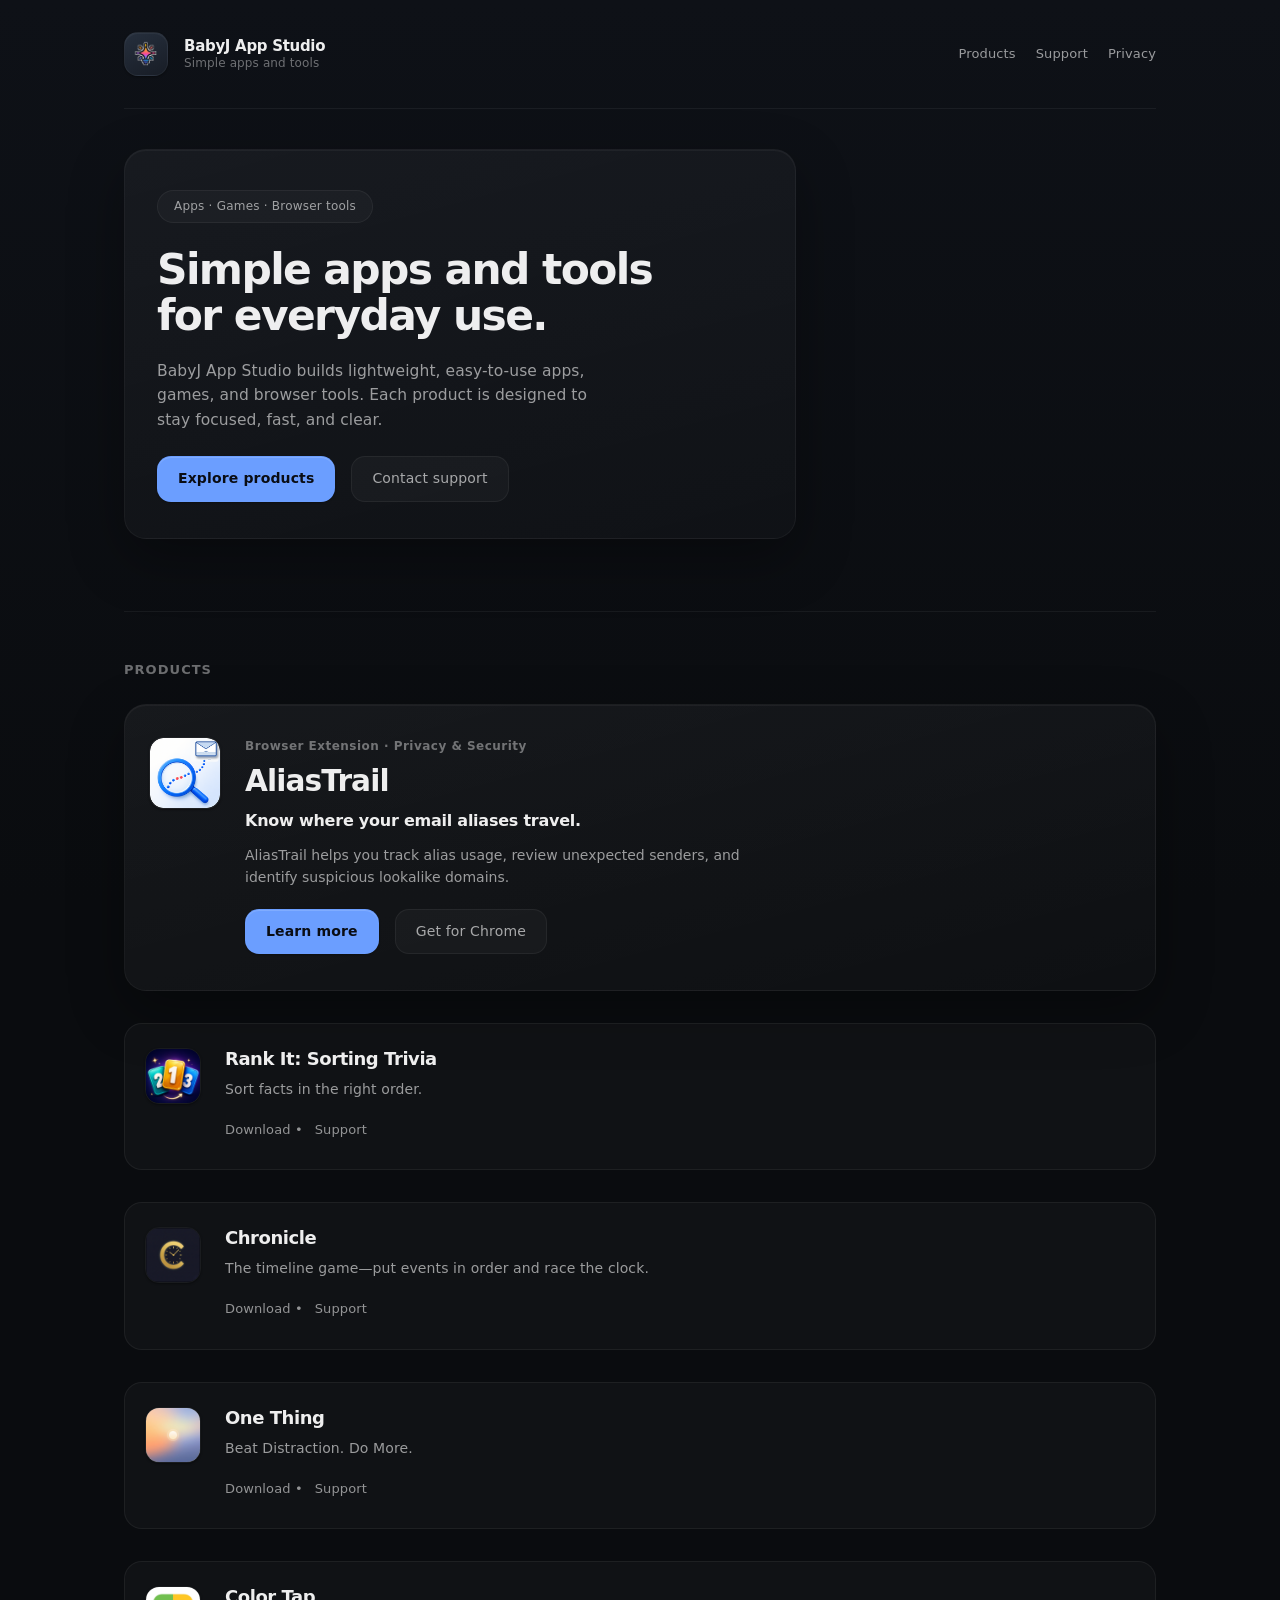
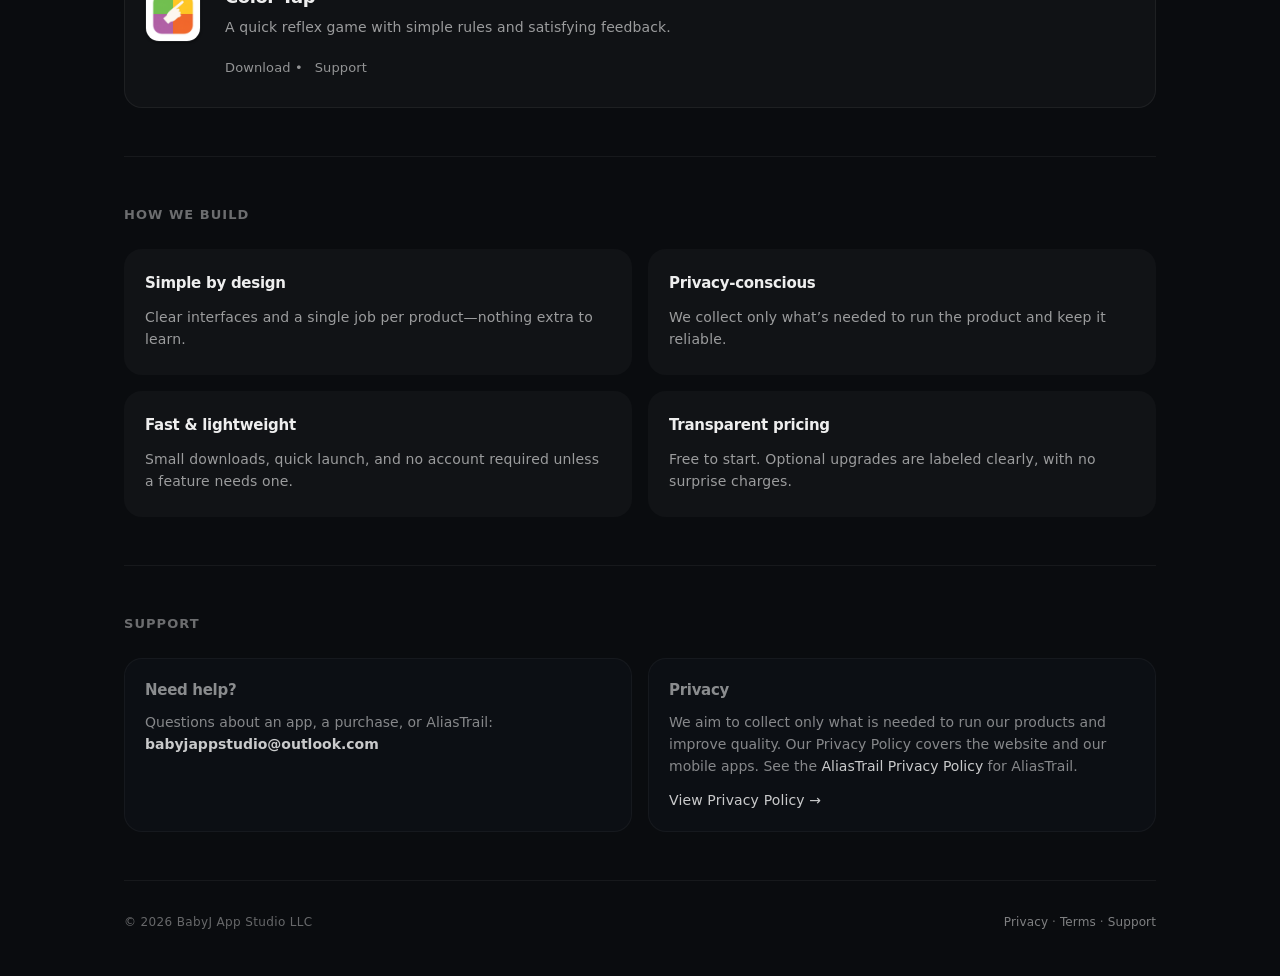
<file: index.html>
<!doctype html>
<html lang="en">

<head>
  <!-- Google tag (gtag.js) -->
  <script async src="https://www.googletagmanager.com/gtag/js?id=G-9J7CSGJSFK"></script>
  <script>
    window.dataLayer = window.dataLayer || [];
    function gtag() { dataLayer.push(arguments); }
    gtag('js', new Date());

    gtag('config', 'G-9J7CSGJSFK');
  </script>
  <meta charset="utf-8" />
  <meta name="viewport" content="width=device-width, initial-scale=1" />
  <title>BabyJ App Studio — Simple apps and tools for everyday use</title>
  <meta name="description"
    content="BabyJ App Studio builds lightweight, easy-to-use apps, games, and browser tools." />

  <!-- Open Graph -->
  <meta property="og:title" content="BabyJ App Studio — Simple apps and tools for everyday use" />
  <meta property="og:description" content="Lightweight, easy-to-use apps, games, and browser tools." />
  <meta property="og:type" content="website" />

  <link rel="icon" href="assets/images/logo/favicon.ico" sizes="any" />
  <link rel="icon" type="image/png" href="assets/images/logo/favicon-32x32.png" sizes="32x32" />
  <link rel="icon" type="image/png" href="assets/images/logo/favicon-16x16.png" sizes="16x16" />
  <link rel="apple-touch-icon" href="assets/images/logo/apple-touch-icon.png" />
  <link rel="manifest" href="site.webmanifest" />
  <meta property="og:image" content="https://babyjappstudio.com/assets/images/logo/logo-full-800.png" />

  <link rel="stylesheet" href="site.css" />
</head>

<body>
  <div class="container">
    <header>

      <a href="/" class="brand">
        <img class="logo" src="assets/images/logo/icon-64.png" srcset="assets/images/logo/icon-128.png 2x" width="44" height="44" alt="BabyJ App Studio" />
        <div>
          <div>BabyJ App Studio</div>
          <div class="small">Simple apps and tools</div>
        </div>
      </a>

      <nav>
        <a href="#products">Products</a>
        <a href="#support">Support</a>
        <a href="/privacy">Privacy</a>
      </nav>
    </header>

    <main class="hero">
      <div class="hero-card">
        <div class="pill">Apps · Games · Browser tools</div>
        <h1>Simple apps and tools for everyday use.</h1>
        <p class="subtitle">
          BabyJ App Studio builds lightweight, easy-to-use apps, games, and browser tools.
          Each product is designed to stay focused, fast, and clear.
        </p>

        <div class="cta-row">
          <a class="btn primary" href="#products">Explore products</a>
          <a class="btn" href="#support">Contact support</a>
        </div>
      </div>
    </main>

    <section class="apps" id="products">
      <span id="apps" class="visually-hidden"></span>
      <h2>Products</h2>

      <article class="featured-product">
        <img class="app-icon" src="assets/images/aliastrail/icon256.png" srcset="assets/images/aliastrail/icon128.png 128w, assets/images/aliastrail/icon256.png 256w" sizes="72px" alt="AliasTrail icon" />
        <div>
          <span class="product-kicker">Browser Extension · Privacy &amp; Security</span>
          <h3>AliasTrail</h3>
          <p class="featured-lead">Know where your email aliases travel.</p>
          <p>
            AliasTrail helps you track alias usage, review unexpected senders,
            and identify suspicious lookalike domains.
          </p>
          <div class="cta-row">
            <a class="btn primary" href="/aliastrail/">Learn more</a>
            <a class="btn" href="https://chromewebstore.google.com/detail/aliastrail/jecedfckdaajcdpfkgboibhdahjfenpm">Get for Chrome</a>
          </div>
        </div>
      </article>

      <div class="app-list">
        <a href="apps/rank-it.html" class="app-link" aria-label="Rank It: Sorting Trivia — view app and download">
          <div class="app">
            <img class="app-icon" src="assets/images/rankit_icon.png" alt="Rank It: Sorting Trivia app icon" />
            <div>
              <h3>Rank It: Sorting Trivia</h3>
              <p>Sort facts in the right order.</p>
              <div class="links">
                Download <span>•</span> <a href="mailto:babyjappstudio@outlook.com">Support</a>
              </div>
            </div>
          </div>
        </a>
        <a href="apps/chronicle.html" class="app-link" aria-label="Chronicle — view app and download">
          <div class="app">
            <img class="app-icon" src="assets/images/chronicle-icon.png" alt="Chronicle app icon" />
            <div>
              <h3>Chronicle</h3>
              <p>The timeline game—put events in order and race the clock.</p>
              <div class="links">
                Download <span>•</span> <a href="mailto:babyjappstudio@outlook.com">Support</a>
              </div>
            </div>
          </div>
        </a>
        <a href="apps/one-thing.html" class="app-link" aria-label="One Thing — view app and download">
          <div class="app">
            <img class="app-icon" src="assets/images/one-thing.png" alt="One Thing app icon" />
            <div>
              <h3>One Thing</h3>
              <p>Beat Distraction. Do More.</p>
              <div class="links">
                Download <span>•</span> <a href="mailto:babyjappstudio@outlook.com">Support</a>
              </div>
            </div>
          </div>
        </a>
        <a href="apps/color-tap.html" class="app-link" aria-label="Color Tap — view app and download">
          <div class="app">
            <img class="app-icon" src="assets/images/color-tap-icon.png" alt="Color Tap app icon" />
            <div>
              <h3>Color Tap</h3>
              <p>A quick reflex game with simple rules and satisfying feedback.</p>
              <div class="links">
                Download <span>•</span> <a href="mailto:babyjappstudio@outlook.com">Support</a>
              </div>
            </div>
          </div>
        </a>
      </div>
    </section>

    <section class="values" id="how-we-build">
      <h2 class="section-title">How we build</h2>
      <div class="grid grid-4" aria-label="company values">
        <div class="feature">
          <h3>Simple by design</h3>
          <p>Clear interfaces and a single job per product—nothing extra to learn.</p>
        </div>
        <div class="feature">
          <h3>Privacy-conscious</h3>
          <p>We collect only what’s needed to run the product and keep it reliable.</p>
        </div>
        <div class="feature">
          <h3>Fast &amp; lightweight</h3>
          <p>Small downloads, quick launch, and no account required unless a feature needs one.</p>
        </div>
        <div class="feature">
          <h3>Transparent pricing</h3>
          <p>Free to start. Optional upgrades are labeled clearly, with no surprise charges.</p>
        </div>
      </div>
    </section>

    <section class="support-section" id="support">
      <h2 class="section-title">Support</h2>
      <div class="support-grid">
        <div class="mini-card">
          <h2>Need help?</h2>
          <p>
            Questions about an app, a purchase, or AliasTrail:
            <br />
            <a href="mailto:babyjappstudio@outlook.com"><strong>babyjappstudio@outlook.com</strong></a>
          </p>
        </div>
        <div class="mini-card" id="privacy">
          <h2>Privacy</h2>
          <p>
            We aim to collect only what is needed to run our products and improve quality.
            Our Privacy Policy covers the website and our mobile apps.
            See the <a href="https://portal.aliastrail.com/privacy">AliasTrail Privacy Policy</a> for AliasTrail.
          </p>
          <p class="small">
            <a href="/privacy">View Privacy Policy →</a>
          </p>
        </div>
      </div>
    </section>

    <footer>
      <div>© <span id="year"></span> BabyJ App Studio LLC</div>
      <div class="small">
        <a href="/privacy">Privacy</a> ·
        <a href="/terms">Terms</a> ·
        <a href="#support">Support</a>
      </div>
    </footer>
  </div>

  <script>
    document.getElementById("year").textContent = new Date().getFullYear();
  </script>
</body>

</html>
</file>
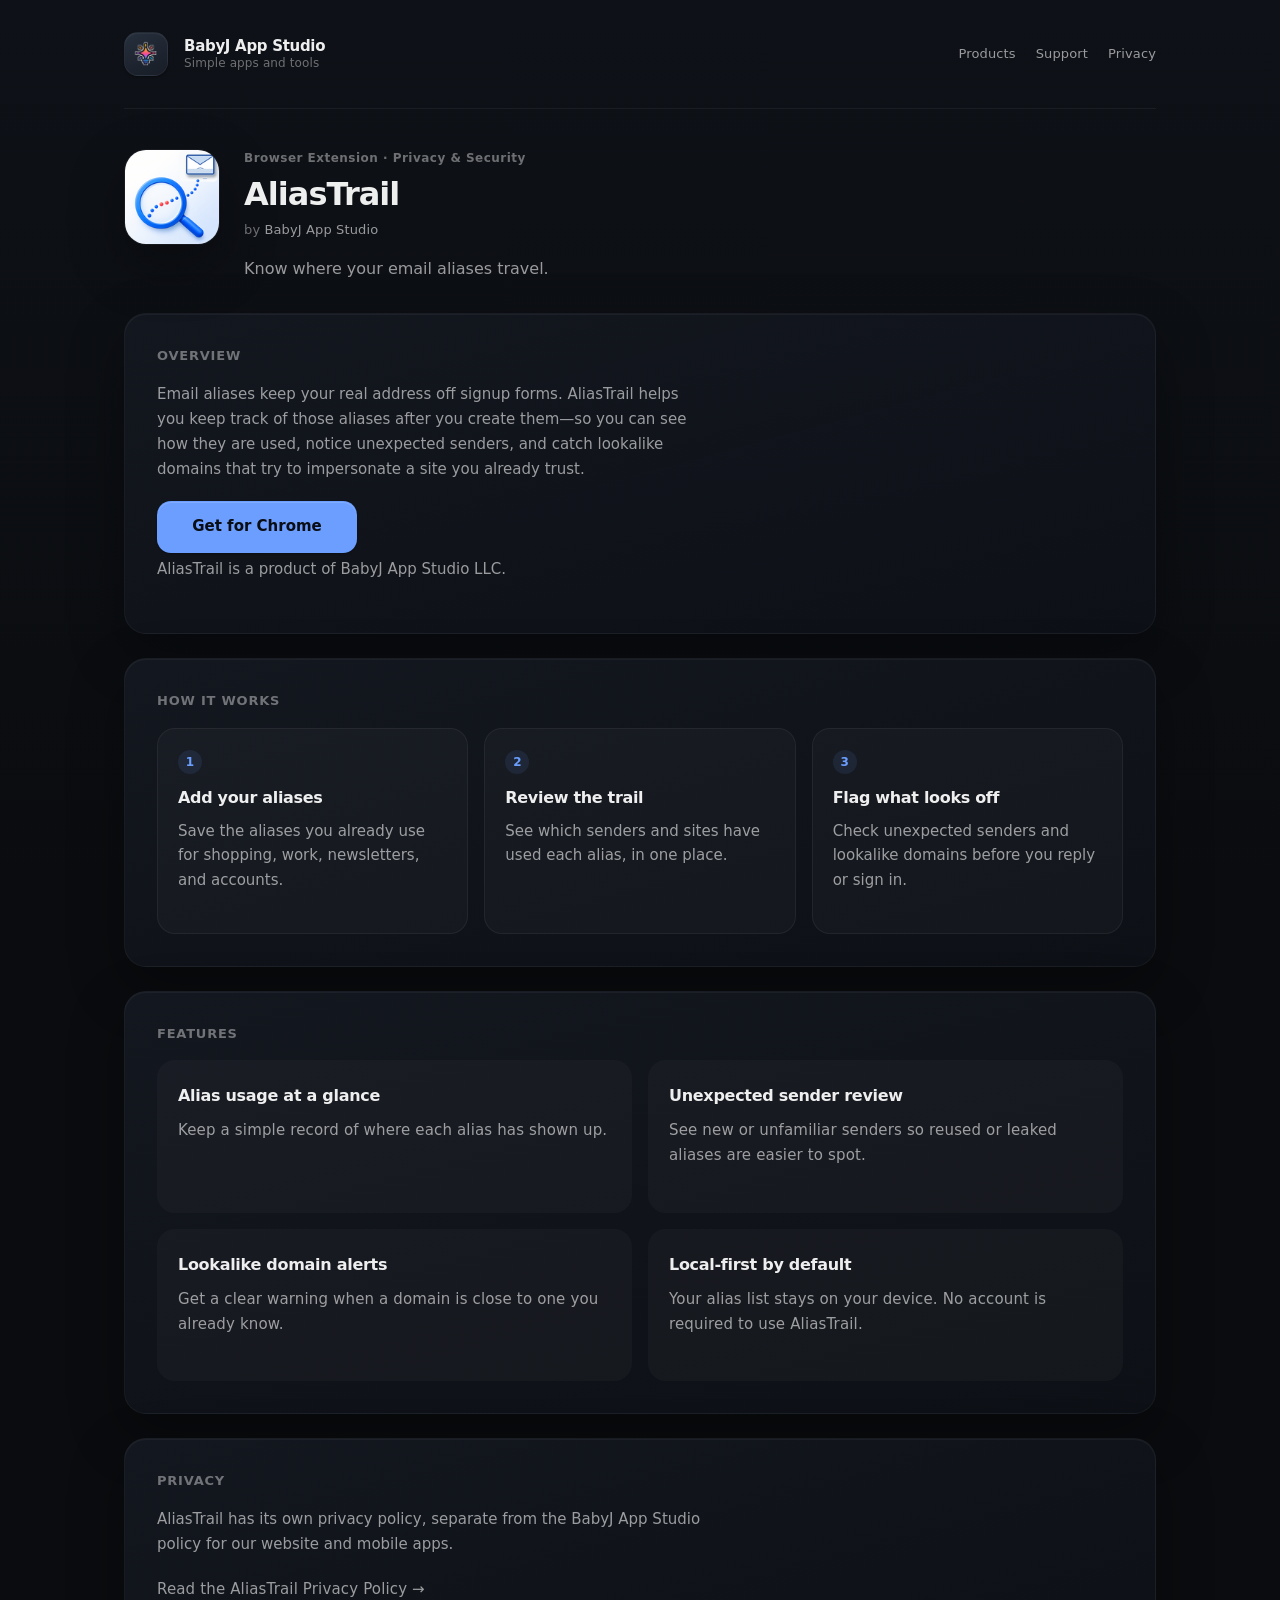
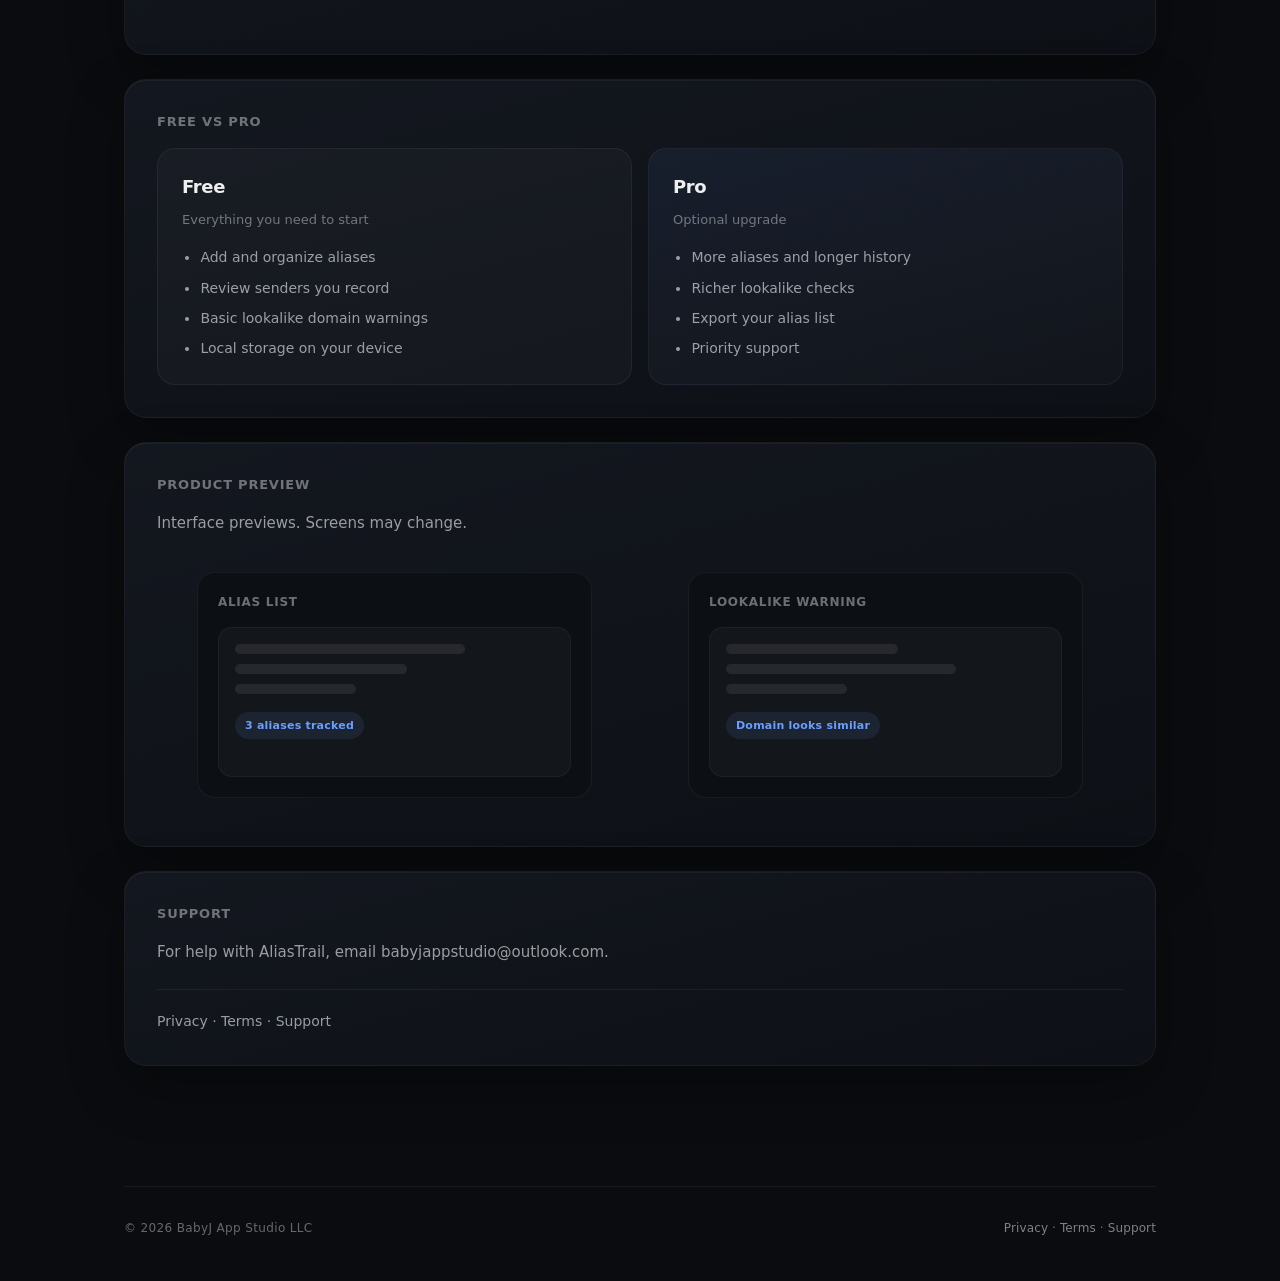
<file: aliastrail/index.html>
<!doctype html>
<html lang="en">
<head>
  <meta charset="utf-8" />
  <meta name="viewport" content="width=device-width, initial-scale=1" />
  <title>AliasTrail — Know where your email aliases travel</title>
  <meta name="description" content="AliasTrail is a Chrome extension from BabyJ App Studio. Track alias usage, review unexpected senders, and spot suspicious lookalike domains." />

  <meta property="og:title" content="AliasTrail — by BabyJ App Studio" />
  <meta property="og:description" content="Know where your email aliases travel." />
  <meta property="og:type" content="website" />
  <meta property="og:image" content="https://babyjappstudio.com/assets/images/aliastrail/icon256.png" />

  <link rel="icon" type="image/png" href="../assets/images/aliastrail/icon32.png" sizes="32x32" />
  <link rel="icon" type="image/png" href="../assets/images/aliastrail/icon16.png" sizes="16x16" />
  <link rel="apple-touch-icon" href="../assets/images/aliastrail/icon128.png" />
  <link rel="manifest" href="../site.webmanifest" />

  <link rel="stylesheet" href="../site.css" />
</head>
<body>
  <div class="container">
    <header>
      <a href="/" class="brand">
        <img class="logo" src="../assets/images/logo/icon-64.png" srcset="../assets/images/logo/icon-128.png 2x" width="44" height="44" alt="BabyJ App Studio" />
        <div>
          <div>BabyJ App Studio</div>
          <div class="small">Simple apps and tools</div>
        </div>
      </a>
      <nav>
        <a href="/#products">Products</a>
        <a href="#support">Support</a>
        <a href="https://portal.aliastrail.com/privacy">Privacy</a>
      </nav>
    </header>

    <main class="app-page">
      <div class="app-header">
        <img class="app-icon" src="../assets/images/aliastrail/icon256.png" srcset="../assets/images/aliastrail/icon128.png 128w, ../assets/images/aliastrail/icon256.png 256w" sizes="96px" alt="AliasTrail icon" />
        <div>
          <span class="product-kicker">Browser Extension · Privacy &amp; Security</span>
          <h1>AliasTrail</h1>
          <p class="byline">by <a href="/">BabyJ App Studio</a></p>
          <p class="tagline">Know where your email aliases travel.</p>
        </div>
      </div>

      <div class="app-card">
        <h2>Overview</h2>
        <p>
          Email aliases keep your real address off signup forms. AliasTrail helps you keep
          track of those aliases after you create them—so you can see how they are used,
          notice unexpected senders, and catch lookalike domains that try to impersonate
          a site you already trust.
        </p>
        <div class="cta-row" id="get">
          <a class="store-btn primary" href="https://chromewebstore.google.com/detail/aliastrail/jecedfckdaajcdpfkgboibhdahjfenpm">Get for Chrome</a>
        </div>
        <p class="legal-note">AliasTrail is a product of BabyJ App Studio LLC.</p>
      </div>

      <div class="app-card">
        <h2>How it works</h2>
        <div class="steps">
          <div class="step">
            <span class="step-num">1</span>
            <h3>Add your aliases</h3>
            <p>Save the aliases you already use for shopping, work, newsletters, and accounts.</p>
          </div>
          <div class="step">
            <span class="step-num">2</span>
            <h3>Review the trail</h3>
            <p>See which senders and sites have used each alias, in one place.</p>
          </div>
          <div class="step">
            <span class="step-num">3</span>
            <h3>Flag what looks off</h3>
            <p>Check unexpected senders and lookalike domains before you reply or sign in.</p>
          </div>
        </div>
      </div>

      <div class="app-card">
        <h2>Features</h2>
        <div class="feature-grid">
          <div class="feature">
            <h3>Alias usage at a glance</h3>
            <p>Keep a simple record of where each alias has shown up.</p>
          </div>
          <div class="feature">
            <h3>Unexpected sender review</h3>
            <p>See new or unfamiliar senders so reused or leaked aliases are easier to spot.</p>
          </div>
          <div class="feature">
            <h3>Lookalike domain alerts</h3>
            <p>Get a clear warning when a domain is close to one you already know.</p>
          </div>
          <div class="feature">
            <h3>Local-first by default</h3>
            <p>Your alias list stays on your device. No account is required to use AliasTrail.</p>
          </div>
        </div>
      </div>

      <div class="app-card">
        <h2>Privacy</h2>
        <p>
          AliasTrail has its own privacy policy, separate from the BabyJ App Studio
          policy for our website and mobile apps.
        </p>
        <p class="small"><a href="https://portal.aliastrail.com/privacy">Read the AliasTrail Privacy Policy →</a></p>
      </div>

      <div class="app-card">
        <h2>Free vs Pro</h2>
        <div class="plan-grid">
          <div class="plan">
            <h3>Free</h3>
            <p class="plan-note">Everything you need to start</p>
            <ul>
              <li>Add and organize aliases</li>
              <li>Review senders you record</li>
              <li>Basic lookalike domain warnings</li>
              <li>Local storage on your device</li>
            </ul>
          </div>
          <div class="plan plan-pro">
            <h3>Pro</h3>
            <p class="plan-note">Optional upgrade</p>
            <ul>
              <li>More aliases and longer history</li>
              <li>Richer lookalike checks</li>
              <li>Export your alias list</li>
              <li>Priority support</li>
            </ul>
          </div>
        </div>
      </div>

      <div class="app-card">
        <h2>Product preview</h2>
        <p>Interface previews. Screens may change.</p>
        <div class="shot-grid">
          <figure class="shot">
            <figcaption class="shot-label">Alias list</figcaption>
            <div class="shot-frame" aria-hidden="true">
              <div class="shot-line wide"></div>
              <div class="shot-line mid"></div>
              <div class="shot-line short"></div>
              <span class="shot-chip">3 aliases tracked</span>
            </div>
          </figure>
          <figure class="shot">
            <figcaption class="shot-label">Lookalike warning</figcaption>
            <div class="shot-frame" aria-hidden="true">
              <div class="shot-line mid"></div>
              <div class="shot-line wide"></div>
              <div class="shot-line short"></div>
              <span class="shot-chip">Domain looks similar</span>
            </div>
          </figure>
        </div>
      </div>

      <div class="app-card" id="support">
        <h2>Support</h2>
        <p>
          For help with AliasTrail, email
          <a href="mailto:babyjappstudio@outlook.com">babyjappstudio@outlook.com</a>.
        </p>
        <div class="secondary-links">
          <a href="https://portal.aliastrail.com/privacy">Privacy</a>
          ·
          <a href="terms.html">Terms</a>
          ·
          <a href="mailto:babyjappstudio@outlook.com">Support</a>
        </div>
      </div>
    </main>

    <footer>
      <div>© <span id="year"></span> BabyJ App Studio LLC</div>
      <div class="small">
        <a href="https://portal.aliastrail.com/privacy">Privacy</a> ·
        <a href="terms.html">Terms</a> ·
        <a href="mailto:babyjappstudio@outlook.com">Support</a>
      </div>
    </footer>
  </div>

  <script>
    document.getElementById("year").textContent = new Date().getFullYear();
  </script>
</body>
</html>
</file>
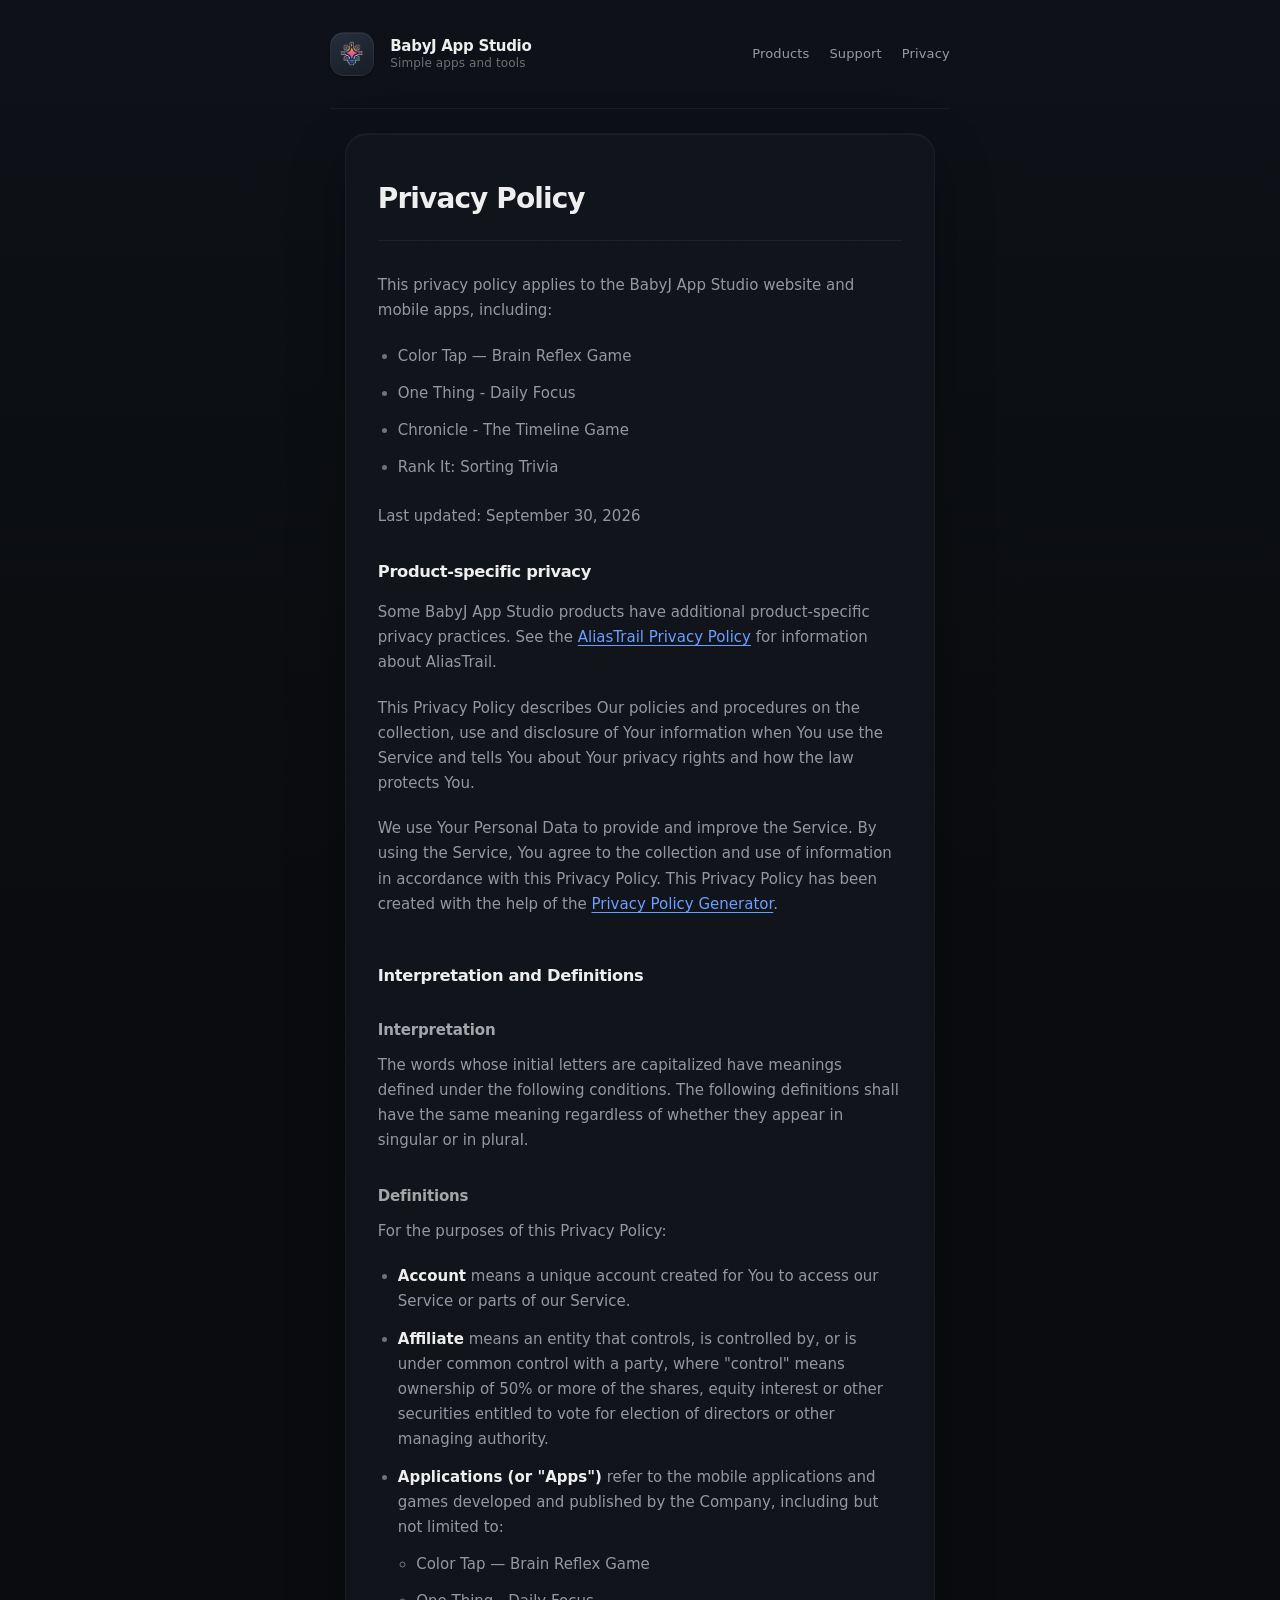
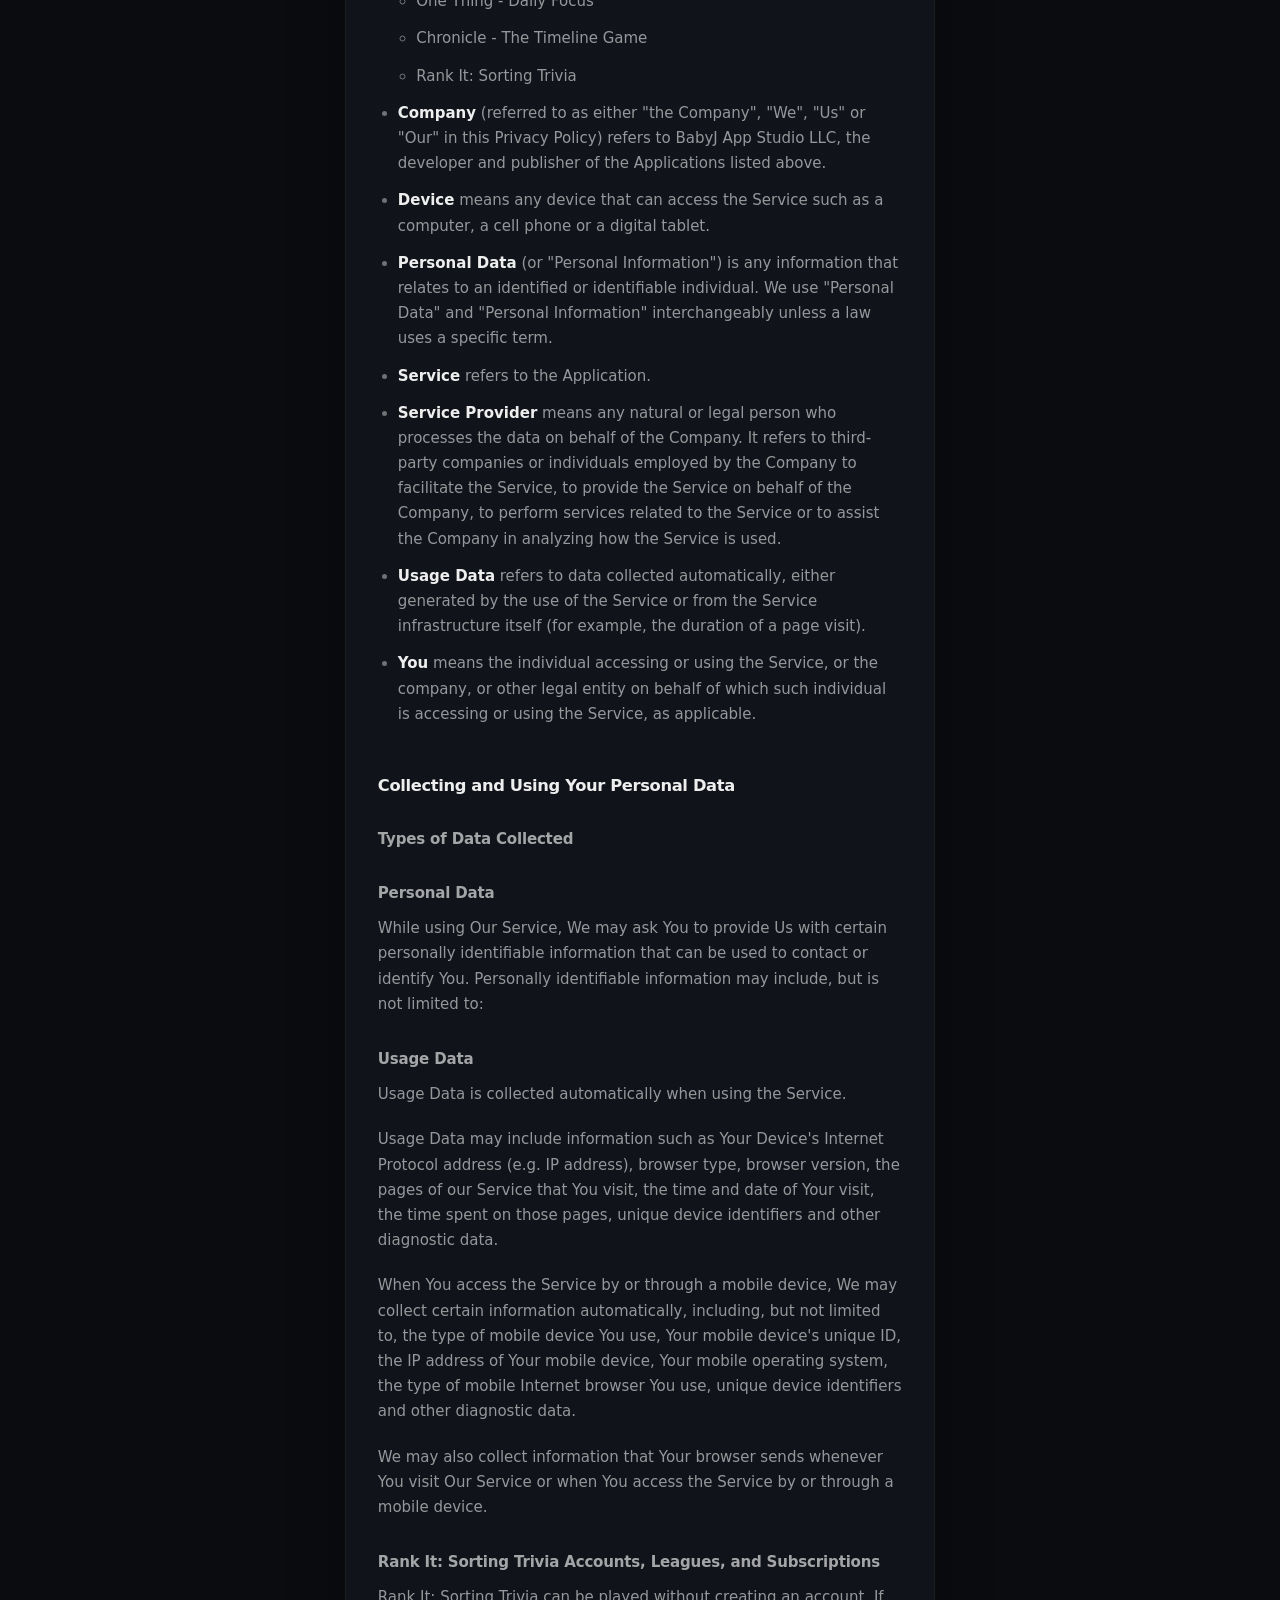
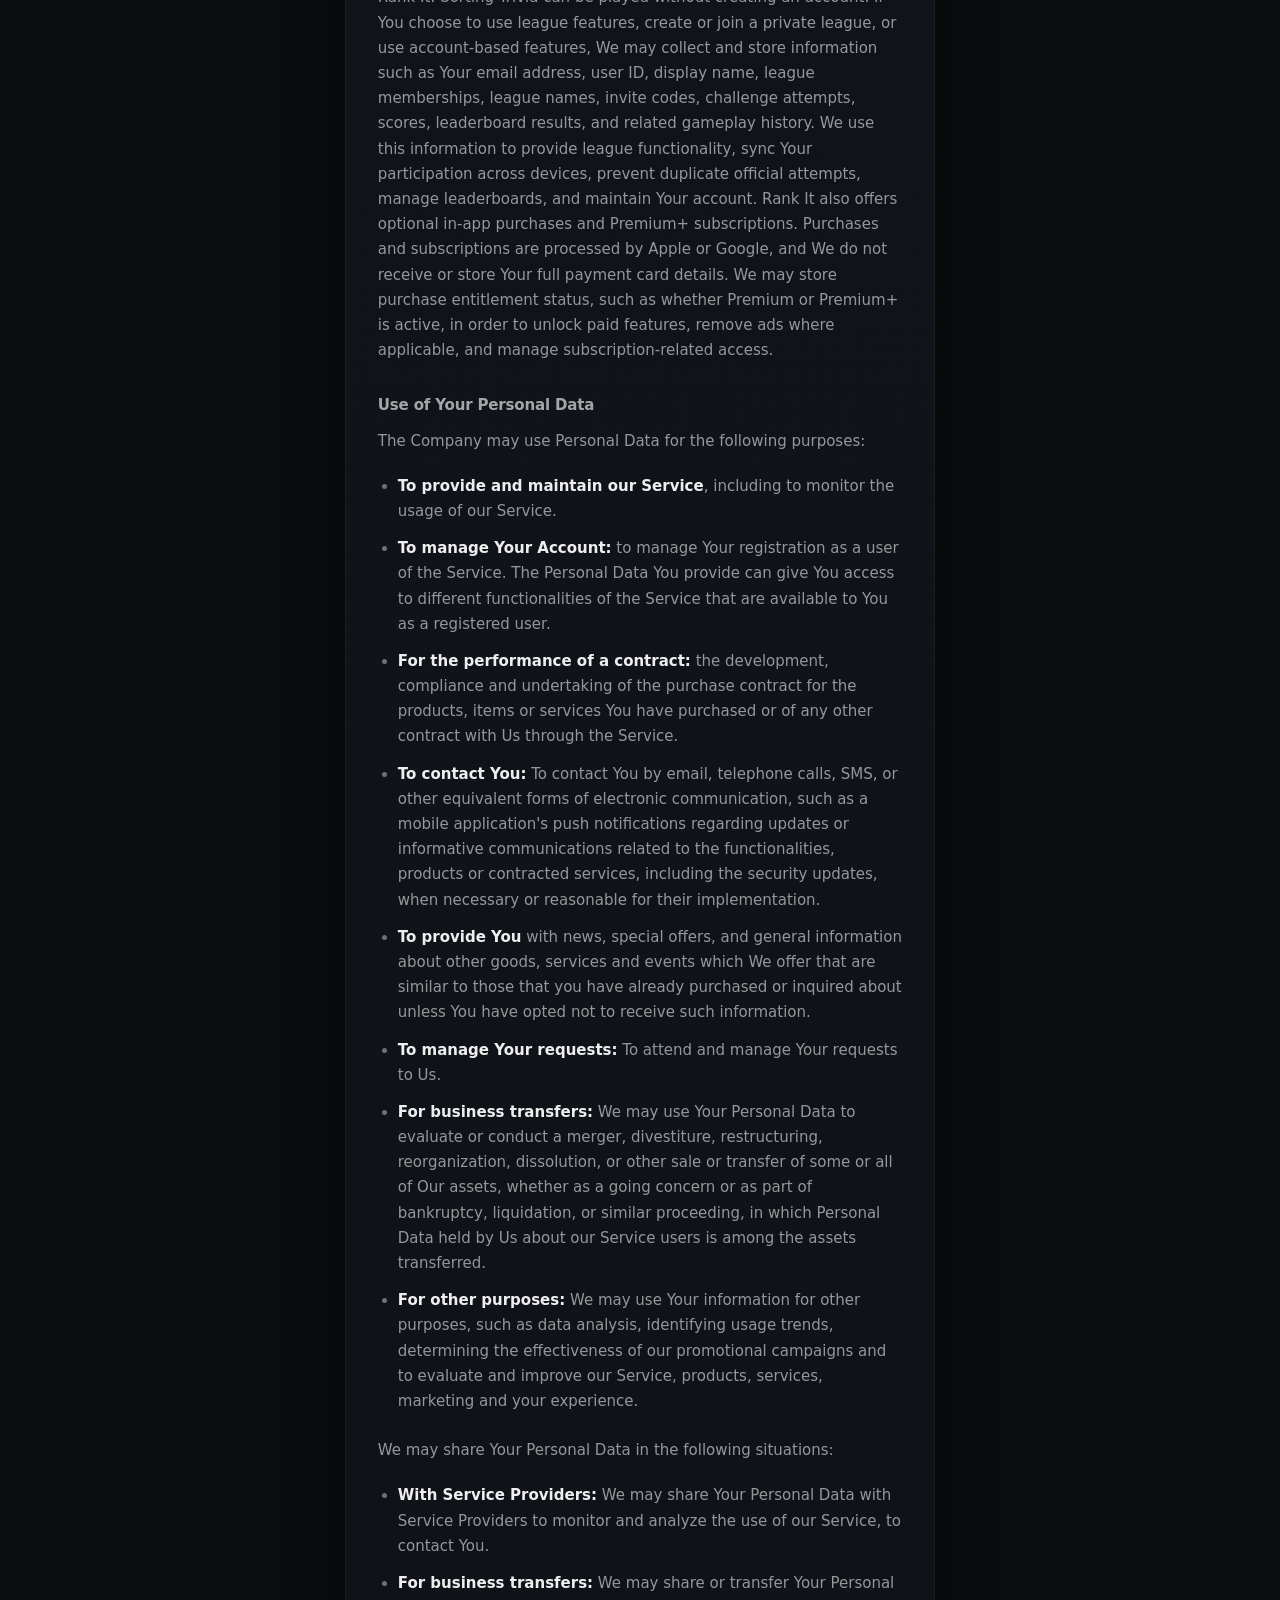
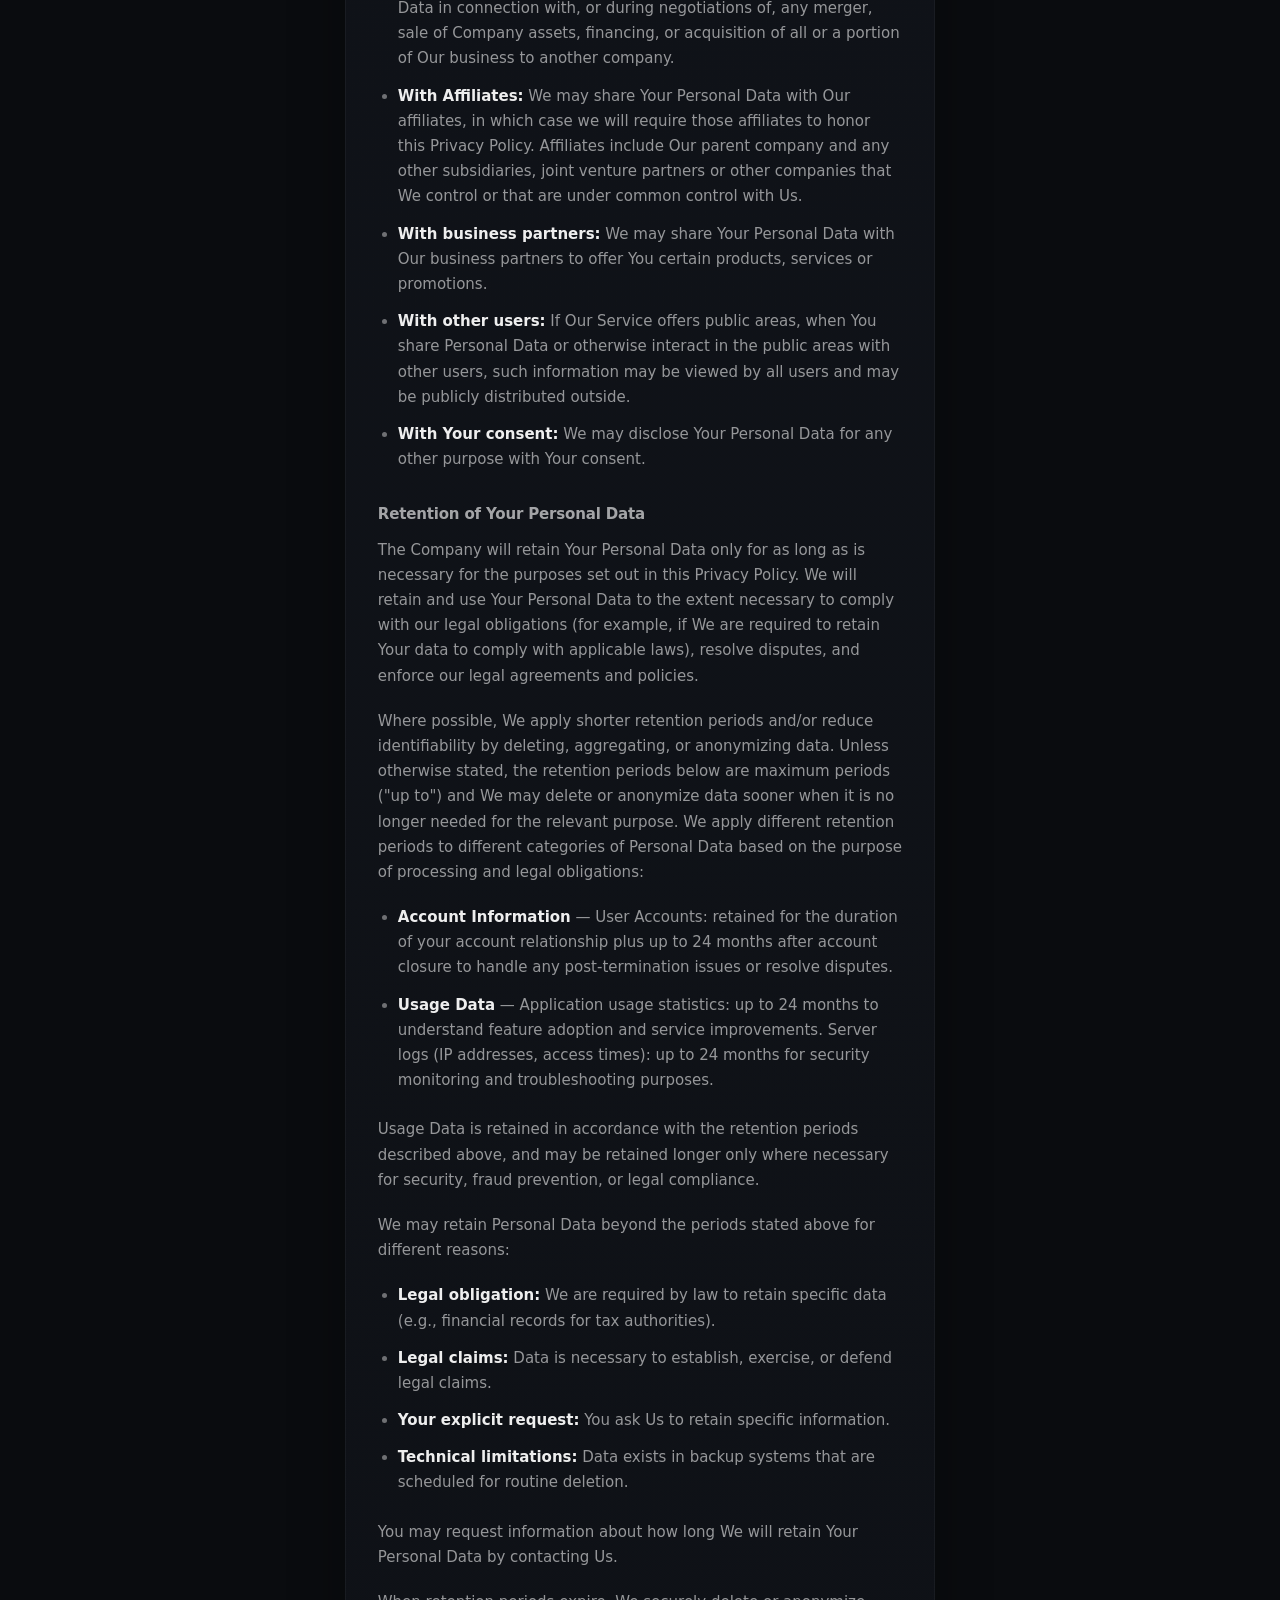
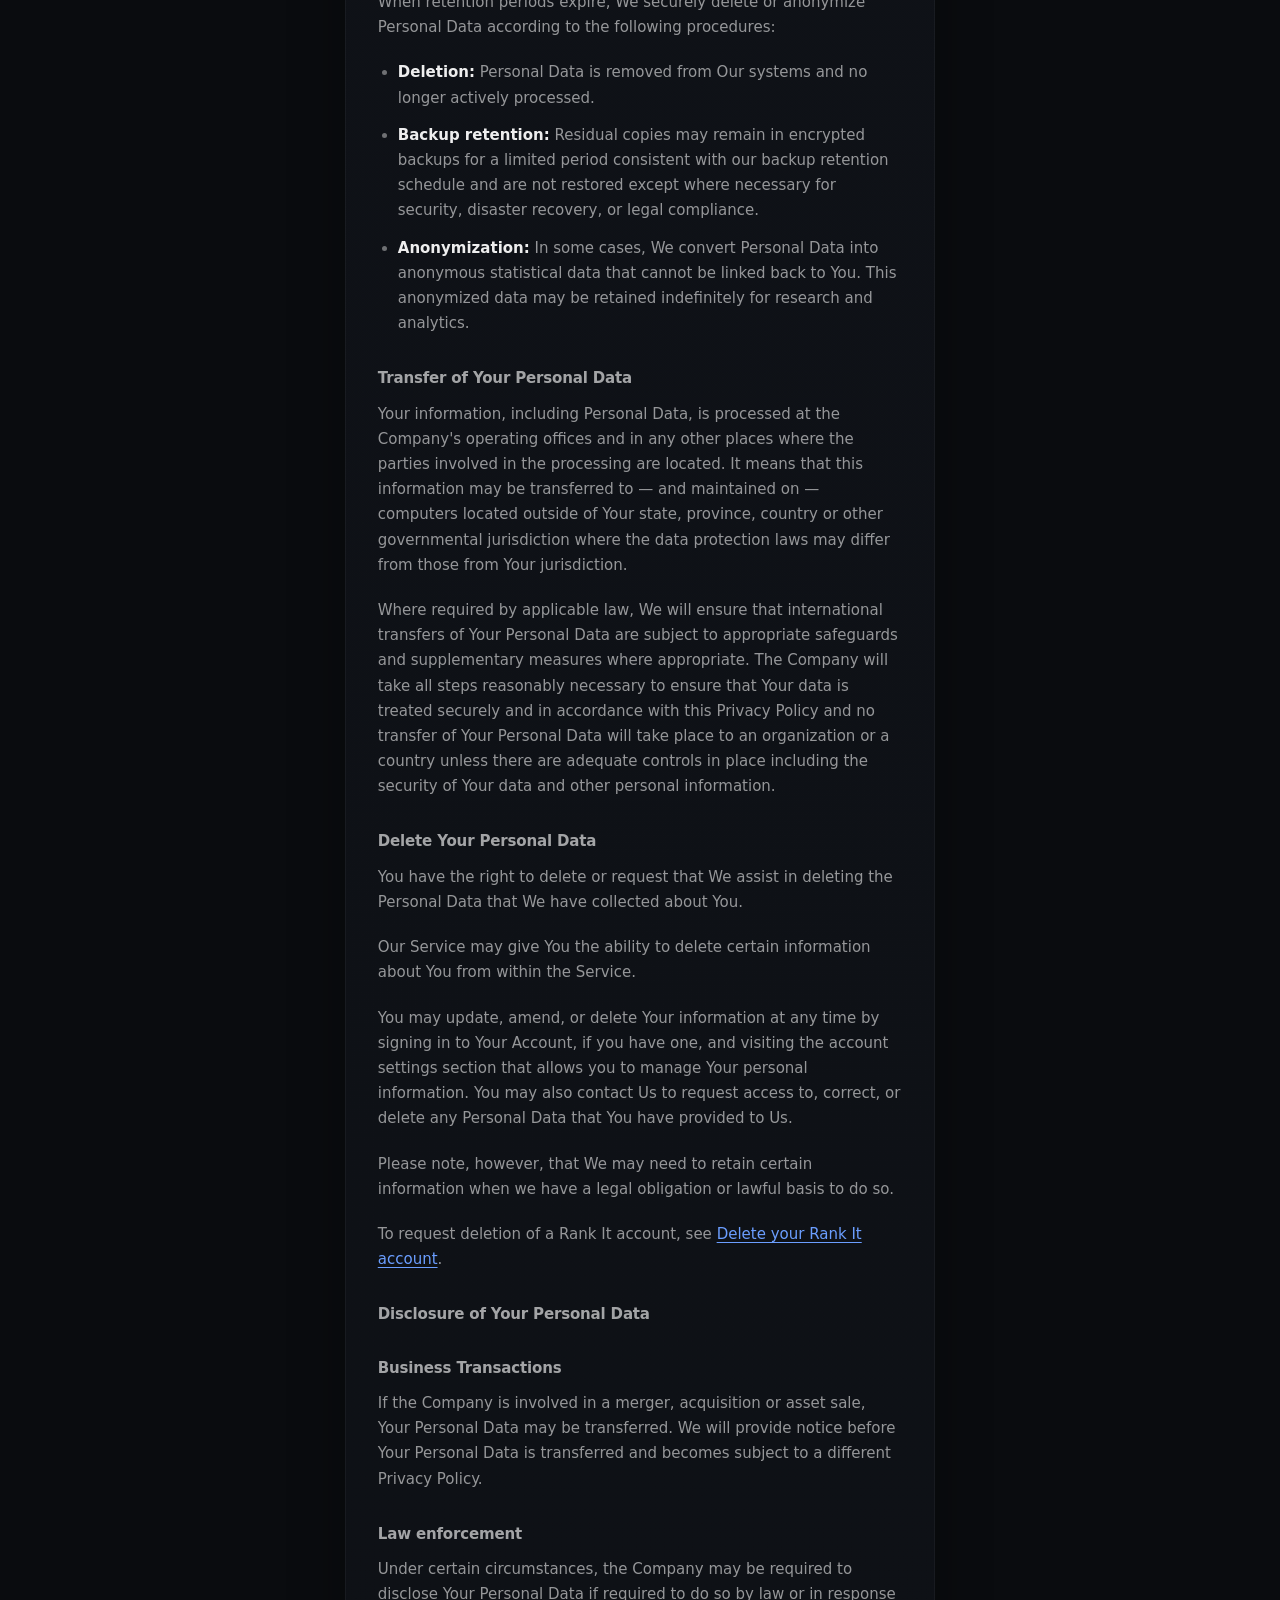
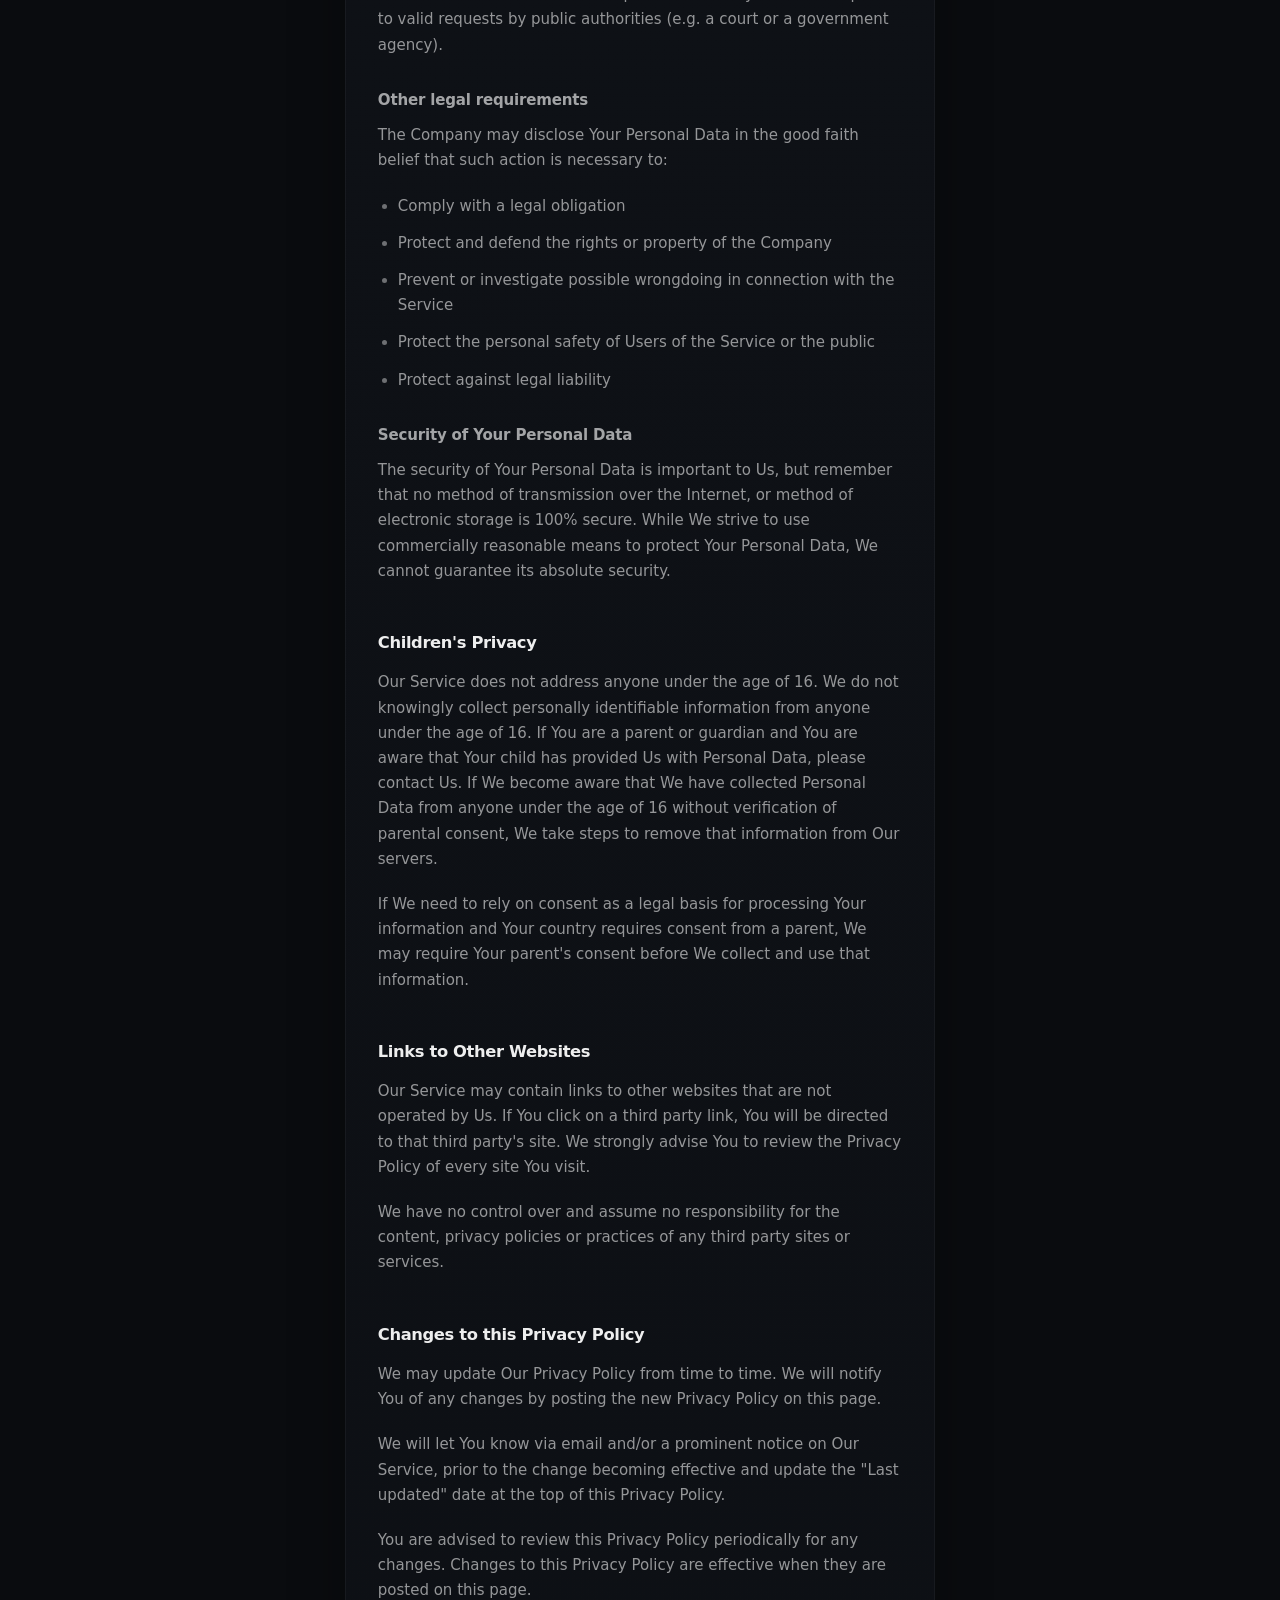
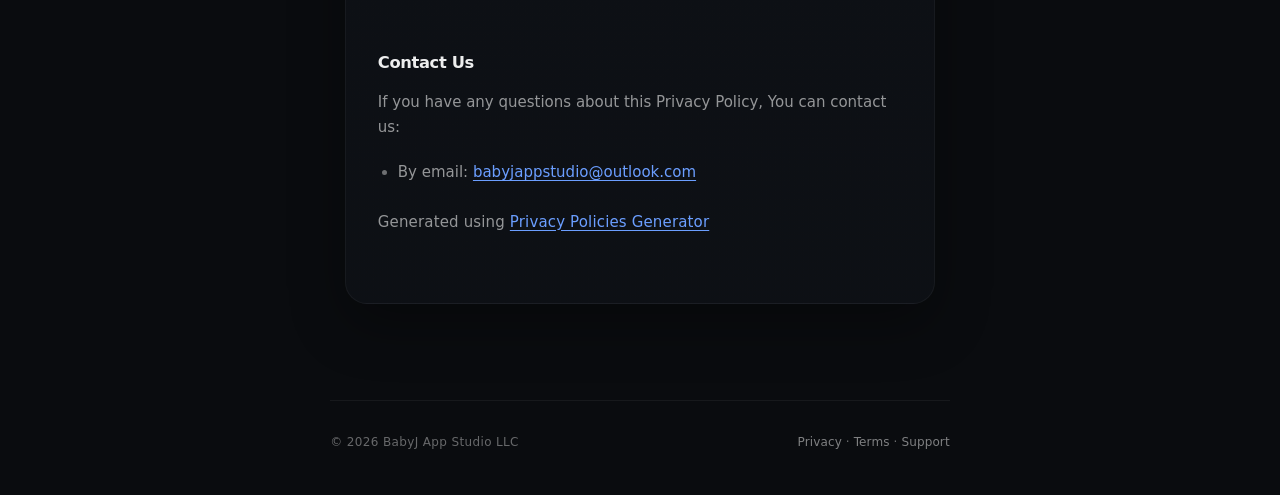
<file: privacy.html>
<!doctype html>
<html lang="en">
<head>
  <meta charset="utf-8" />
  <meta name="viewport" content="width=device-width, initial-scale=1" />
  <title>Privacy Policy — BabyJ App Studio</title>
  <meta name="description" content="Privacy Policy for BabyJ App Studio mobile apps and website." />

  <meta property="og:title" content="Privacy Policy — BabyJ App Studio" />
  <meta property="og:type" content="website" />

  <link rel="icon" href="assets/images/logo/favicon.ico" sizes="any" />
  <link rel="icon" type="image/png" href="assets/images/logo/favicon-32x32.png" sizes="32x32" />
  <link rel="icon" type="image/png" href="assets/images/logo/favicon-16x16.png" sizes="16x16" />
  <link rel="apple-touch-icon" href="assets/images/logo/apple-touch-icon.png" />
  <link rel="manifest" href="site.webmanifest" />

  <link rel="stylesheet" href="site.css" />
</head>
<body>
  <div class="container">
    <header>
      <a href="/" class="brand">
        <img class="logo" src="assets/images/logo/icon-64.png" srcset="assets/images/logo/icon-128.png 2x" width="44" height="44" alt="BabyJ App Studio" />
        <div>
          <div>BabyJ App Studio</div>
          <div class="small">Simple apps and tools</div>
        </div>
      </a>
      <nav>
        <a href="/#products">Products</a>
        <a href="mailto:babyjappstudio@outlook.com">Support</a>
        <a href="/privacy">Privacy</a>
      </nav>
    </header>

    <main>
      <div class="content-card">
        <h1>Privacy Policy</h1>
        <p>This privacy policy applies to the BabyJ App Studio website and mobile apps, including:</p>
        <ul>
          <li>Color Tap — Brain Reflex Game</li>
          <li>One Thing - Daily Focus</li>
          <li>Chronicle - The Timeline Game</li>
          <li>Rank It: Sorting Trivia</li>
        </ul>
        <p>Last updated: September 30, 2026</p>

        <h2>Product-specific privacy</h2>
        <p>Some BabyJ App Studio products have additional product-specific privacy practices. See the <a href="https://portal.aliastrail.com/privacy">AliasTrail Privacy Policy</a> for information about AliasTrail.</p>

        <p>This Privacy Policy describes Our policies and procedures on the collection, use and disclosure of Your information when You use the Service and tells You about Your privacy rights and how the law protects You.</p>
        <p>We use Your Personal Data to provide and improve the Service. By using the Service, You agree to the collection and use of information in accordance with this Privacy Policy. This Privacy Policy has been created with the help of the <a href="https://www.privacypolicies.com/" target="_blank" rel="noopener">Privacy Policy Generator</a>.</p>

        <h2>Interpretation and Definitions</h2>
        <h3>Interpretation</h3>
        <p>The words whose initial letters are capitalized have meanings defined under the following conditions. The following definitions shall have the same meaning regardless of whether they appear in singular or in plural.</p>
        <h3>Definitions</h3>
        <p>For the purposes of this Privacy Policy:</p>
        <ul>
          <li><strong>Account</strong> means a unique account created for You to access our Service or parts of our Service.</li>
          <li><strong>Affiliate</strong> means an entity that controls, is controlled by, or is under common control with a party, where "control" means ownership of 50% or more of the shares, equity interest or other securities entitled to vote for election of directors or other managing authority.</li>
          <li><strong>Applications (or "Apps")</strong> refer to the mobile applications and games developed and published by the Company, including but not limited to:
            <ul>
              <li>Color Tap — Brain Reflex Game</li>
              <li>One Thing - Daily Focus</li>
              <li>Chronicle - The Timeline Game</li>
              <li>Rank It: Sorting Trivia</li>
            </ul>
          </li>
          <li><strong>Company</strong> (referred to as either "the Company", "We", "Us" or "Our" in this Privacy Policy) refers to BabyJ App Studio LLC, the developer and publisher of the Applications listed above.</li>
          <li><strong>Device</strong> means any device that can access the Service such as a computer, a cell phone or a digital tablet.</li>
          <li><strong>Personal Data</strong> (or "Personal Information") is any information that relates to an identified or identifiable individual. We use "Personal Data" and "Personal Information" interchangeably unless a law uses a specific term.</li>
          <li><strong>Service</strong> refers to the Application.</li>
          <li><strong>Service Provider</strong> means any natural or legal person who processes the data on behalf of the Company. It refers to third-party companies or individuals employed by the Company to facilitate the Service, to provide the Service on behalf of the Company, to perform services related to the Service or to assist the Company in analyzing how the Service is used.</li>
          <li><strong>Usage Data</strong> refers to data collected automatically, either generated by the use of the Service or from the Service infrastructure itself (for example, the duration of a page visit).</li>
          <li><strong>You</strong> means the individual accessing or using the Service, or the company, or other legal entity on behalf of which such individual is accessing or using the Service, as applicable.</li>
        </ul>

        <h2>Collecting and Using Your Personal Data</h2>
        <h3>Types of Data Collected</h3>
        <h3>Personal Data</h3>
        <p>While using Our Service, We may ask You to provide Us with certain personally identifiable information that can be used to contact or identify You. Personally identifiable information may include, but is not limited to:</p>
        <h3>Usage Data</h3>
        <p>Usage Data is collected automatically when using the Service.</p>
        <p>Usage Data may include information such as Your Device's Internet Protocol address (e.g. IP address), browser type, browser version, the pages of our Service that You visit, the time and date of Your visit, the time spent on those pages, unique device identifiers and other diagnostic data.</p>
        <p>When You access the Service by or through a mobile device, We may collect certain information automatically, including, but not limited to, the type of mobile device You use, Your mobile device's unique ID, the IP address of Your mobile device, Your mobile operating system, the type of mobile Internet browser You use, unique device identifiers and other diagnostic data.</p>
        <p>We may also collect information that Your browser sends whenever You visit Our Service or when You access the Service by or through a mobile device.</p>
        <h3>Rank It: Sorting Trivia Accounts, Leagues, and Subscriptions</h3>
        <p>
          Rank It: Sorting Trivia can be played without creating an account. If You choose to use league features, create or join a private league, or use account-based features, We may collect and store information such as Your email address, user ID, display name, league memberships, league names, invite codes, challenge attempts, scores, leaderboard results, and related gameplay history. We use this information to provide league functionality, sync Your participation across devices, prevent duplicate official attempts, manage leaderboards, and maintain Your account. Rank It also offers optional in-app purchases and Premium+ subscriptions. Purchases and subscriptions are processed by Apple or Google, and We do not receive or store Your full payment card details. We may store purchase entitlement status, such as whether Premium or Premium+ is active, in order to unlock paid features, remove ads where applicable, and manage subscription-related access.
        </p>
        <h3>Use of Your Personal Data</h3>
        <p>The Company may use Personal Data for the following purposes:</p>
        <ul>
          <li><strong>To provide and maintain our Service</strong>, including to monitor the usage of our Service.</li>
          <li><strong>To manage Your Account:</strong> to manage Your registration as a user of the Service. The Personal Data You provide can give You access to different functionalities of the Service that are available to You as a registered user.</li>
          <li><strong>For the performance of a contract:</strong> the development, compliance and undertaking of the purchase contract for the products, items or services You have purchased or of any other contract with Us through the Service.</li>
          <li><strong>To contact You:</strong> To contact You by email, telephone calls, SMS, or other equivalent forms of electronic communication, such as a mobile application's push notifications regarding updates or informative communications related to the functionalities, products or contracted services, including the security updates, when necessary or reasonable for their implementation.</li>
          <li><strong>To provide You</strong> with news, special offers, and general information about other goods, services and events which We offer that are similar to those that you have already purchased or inquired about unless You have opted not to receive such information.</li>
          <li><strong>To manage Your requests:</strong> To attend and manage Your requests to Us.</li>
          <li><strong>For business transfers:</strong> We may use Your Personal Data to evaluate or conduct a merger, divestiture, restructuring, reorganization, dissolution, or other sale or transfer of some or all of Our assets, whether as a going concern or as part of bankruptcy, liquidation, or similar proceeding, in which Personal Data held by Us about our Service users is among the assets transferred.</li>
          <li><strong>For other purposes:</strong> We may use Your information for other purposes, such as data analysis, identifying usage trends, determining the effectiveness of our promotional campaigns and to evaluate and improve our Service, products, services, marketing and your experience.</li>
        </ul>
        <p>We may share Your Personal Data in the following situations:</p>
        <ul>
          <li><strong>With Service Providers:</strong> We may share Your Personal Data with Service Providers to monitor and analyze the use of our Service, to contact You.</li>
          <li><strong>For business transfers:</strong> We may share or transfer Your Personal Data in connection with, or during negotiations of, any merger, sale of Company assets, financing, or acquisition of all or a portion of Our business to another company.</li>
          <li><strong>With Affiliates:</strong> We may share Your Personal Data with Our affiliates, in which case we will require those affiliates to honor this Privacy Policy. Affiliates include Our parent company and any other subsidiaries, joint venture partners or other companies that We control or that are under common control with Us.</li>
          <li><strong>With business partners:</strong> We may share Your Personal Data with Our business partners to offer You certain products, services or promotions.</li>
          <li><strong>With other users:</strong> If Our Service offers public areas, when You share Personal Data or otherwise interact in the public areas with other users, such information may be viewed by all users and may be publicly distributed outside.</li>
          <li><strong>With Your consent:</strong> We may disclose Your Personal Data for any other purpose with Your consent.</li>
        </ul>

        <h3>Retention of Your Personal Data</h3>
        <p>The Company will retain Your Personal Data only for as long as is necessary for the purposes set out in this Privacy Policy. We will retain and use Your Personal Data to the extent necessary to comply with our legal obligations (for example, if We are required to retain Your data to comply with applicable laws), resolve disputes, and enforce our legal agreements and policies.</p>
        <p>Where possible, We apply shorter retention periods and/or reduce identifiability by deleting, aggregating, or anonymizing data. Unless otherwise stated, the retention periods below are maximum periods ("up to") and We may delete or anonymize data sooner when it is no longer needed for the relevant purpose. We apply different retention periods to different categories of Personal Data based on the purpose of processing and legal obligations:</p>
        <ul>
          <li><strong>Account Information</strong> — User Accounts: retained for the duration of your account relationship plus up to 24 months after account closure to handle any post-termination issues or resolve disputes.</li>
          <li><strong>Usage Data</strong> — Application usage statistics: up to 24 months to understand feature adoption and service improvements. Server logs (IP addresses, access times): up to 24 months for security monitoring and troubleshooting purposes.</li>
        </ul>
        <p>Usage Data is retained in accordance with the retention periods described above, and may be retained longer only where necessary for security, fraud prevention, or legal compliance.</p>
        <p>We may retain Personal Data beyond the periods stated above for different reasons:</p>
        <ul>
          <li><strong>Legal obligation:</strong> We are required by law to retain specific data (e.g., financial records for tax authorities).</li>
          <li><strong>Legal claims:</strong> Data is necessary to establish, exercise, or defend legal claims.</li>
          <li><strong>Your explicit request:</strong> You ask Us to retain specific information.</li>
          <li><strong>Technical limitations:</strong> Data exists in backup systems that are scheduled for routine deletion.</li>
        </ul>
        <p>You may request information about how long We will retain Your Personal Data by contacting Us.</p>
        <p>When retention periods expire, We securely delete or anonymize Personal Data according to the following procedures:</p>
        <ul>
          <li><strong>Deletion:</strong> Personal Data is removed from Our systems and no longer actively processed.</li>
          <li><strong>Backup retention:</strong> Residual copies may remain in encrypted backups for a limited period consistent with our backup retention schedule and are not restored except where necessary for security, disaster recovery, or legal compliance.</li>
          <li><strong>Anonymization:</strong> In some cases, We convert Personal Data into anonymous statistical data that cannot be linked back to You. This anonymized data may be retained indefinitely for research and analytics.</li>
        </ul>

        <h3>Transfer of Your Personal Data</h3>
        <p>Your information, including Personal Data, is processed at the Company's operating offices and in any other places where the parties involved in the processing are located. It means that this information may be transferred to — and maintained on — computers located outside of Your state, province, country or other governmental jurisdiction where the data protection laws may differ from those from Your jurisdiction.</p>
        <p>Where required by applicable law, We will ensure that international transfers of Your Personal Data are subject to appropriate safeguards and supplementary measures where appropriate. The Company will take all steps reasonably necessary to ensure that Your data is treated securely and in accordance with this Privacy Policy and no transfer of Your Personal Data will take place to an organization or a country unless there are adequate controls in place including the security of Your data and other personal information.</p>

        <h3>Delete Your Personal Data</h3>
        <p>You have the right to delete or request that We assist in deleting the Personal Data that We have collected about You.</p>
        <p>Our Service may give You the ability to delete certain information about You from within the Service.</p>
        <p>You may update, amend, or delete Your information at any time by signing in to Your Account, if you have one, and visiting the account settings section that allows you to manage Your personal information. You may also contact Us to request access to, correct, or delete any Personal Data that You have provided to Us.</p>
        <p>Please note, however, that We may need to retain certain information when we have a legal obligation or lawful basis to do so.</p>
        <p>To request deletion of a Rank It account, see <a href="/rank-it/delete-account">Delete your Rank It account</a>.</p>

        <h3>Disclosure of Your Personal Data</h3>
        <h3>Business Transactions</h3>
        <p>If the Company is involved in a merger, acquisition or asset sale, Your Personal Data may be transferred. We will provide notice before Your Personal Data is transferred and becomes subject to a different Privacy Policy.</p>
        <h3>Law enforcement</h3>
        <p>Under certain circumstances, the Company may be required to disclose Your Personal Data if required to do so by law or in response to valid requests by public authorities (e.g. a court or a government agency).</p>
        <h3>Other legal requirements</h3>
        <p>The Company may disclose Your Personal Data in the good faith belief that such action is necessary to:</p>
        <ul>
          <li>Comply with a legal obligation</li>
          <li>Protect and defend the rights or property of the Company</li>
          <li>Prevent or investigate possible wrongdoing in connection with the Service</li>
          <li>Protect the personal safety of Users of the Service or the public</li>
          <li>Protect against legal liability</li>
        </ul>

        <h3>Security of Your Personal Data</h3>
        <p>The security of Your Personal Data is important to Us, but remember that no method of transmission over the Internet, or method of electronic storage is 100% secure. While We strive to use commercially reasonable means to protect Your Personal Data, We cannot guarantee its absolute security.</p>

        <h2>Children's Privacy</h2>
        <p>Our Service does not address anyone under the age of 16. We do not knowingly collect personally identifiable information from anyone under the age of 16. If You are a parent or guardian and You are aware that Your child has provided Us with Personal Data, please contact Us. If We become aware that We have collected Personal Data from anyone under the age of 16 without verification of parental consent, We take steps to remove that information from Our servers.</p>
        <p>If We need to rely on consent as a legal basis for processing Your information and Your country requires consent from a parent, We may require Your parent's consent before We collect and use that information.</p>

        <h2>Links to Other Websites</h2>
        <p>Our Service may contain links to other websites that are not operated by Us. If You click on a third party link, You will be directed to that third party's site. We strongly advise You to review the Privacy Policy of every site You visit.</p>
        <p>We have no control over and assume no responsibility for the content, privacy policies or practices of any third party sites or services.</p>

        <h2>Changes to this Privacy Policy</h2>
        <p>We may update Our Privacy Policy from time to time. We will notify You of any changes by posting the new Privacy Policy on this page.</p>
        <p>We will let You know via email and/or a prominent notice on Our Service, prior to the change becoming effective and update the "Last updated" date at the top of this Privacy Policy.</p>
        <p>You are advised to review this Privacy Policy periodically for any changes. Changes to this Privacy Policy are effective when they are posted on this page.</p>

        <h2>Contact Us</h2>
        <p>If you have any questions about this Privacy Policy, You can contact us:</p>
        <ul>
          <li>By email: <a href="mailto:babyjappstudio@outlook.com">babyjappstudio@outlook.com</a></li>
        </ul>
        <p class="small">Generated using <a href="https://www.privacypolicies.com/" target="_blank" rel="noopener">Privacy Policies Generator</a></p>
      </div>
    </main>

    <footer>
      <div>© <span id="year"></span> BabyJ App Studio LLC</div>
      <div class="small">
        <a href="/privacy">Privacy</a> ·
        <a href="/terms">Terms</a> ·
        <a href="mailto:babyjappstudio@outlook.com">Support</a>
      </div>
    </footer>
  </div>

  <script>
    document.getElementById("year").textContent = new Date().getFullYear();
  </script>
</body>
</html>
</file>
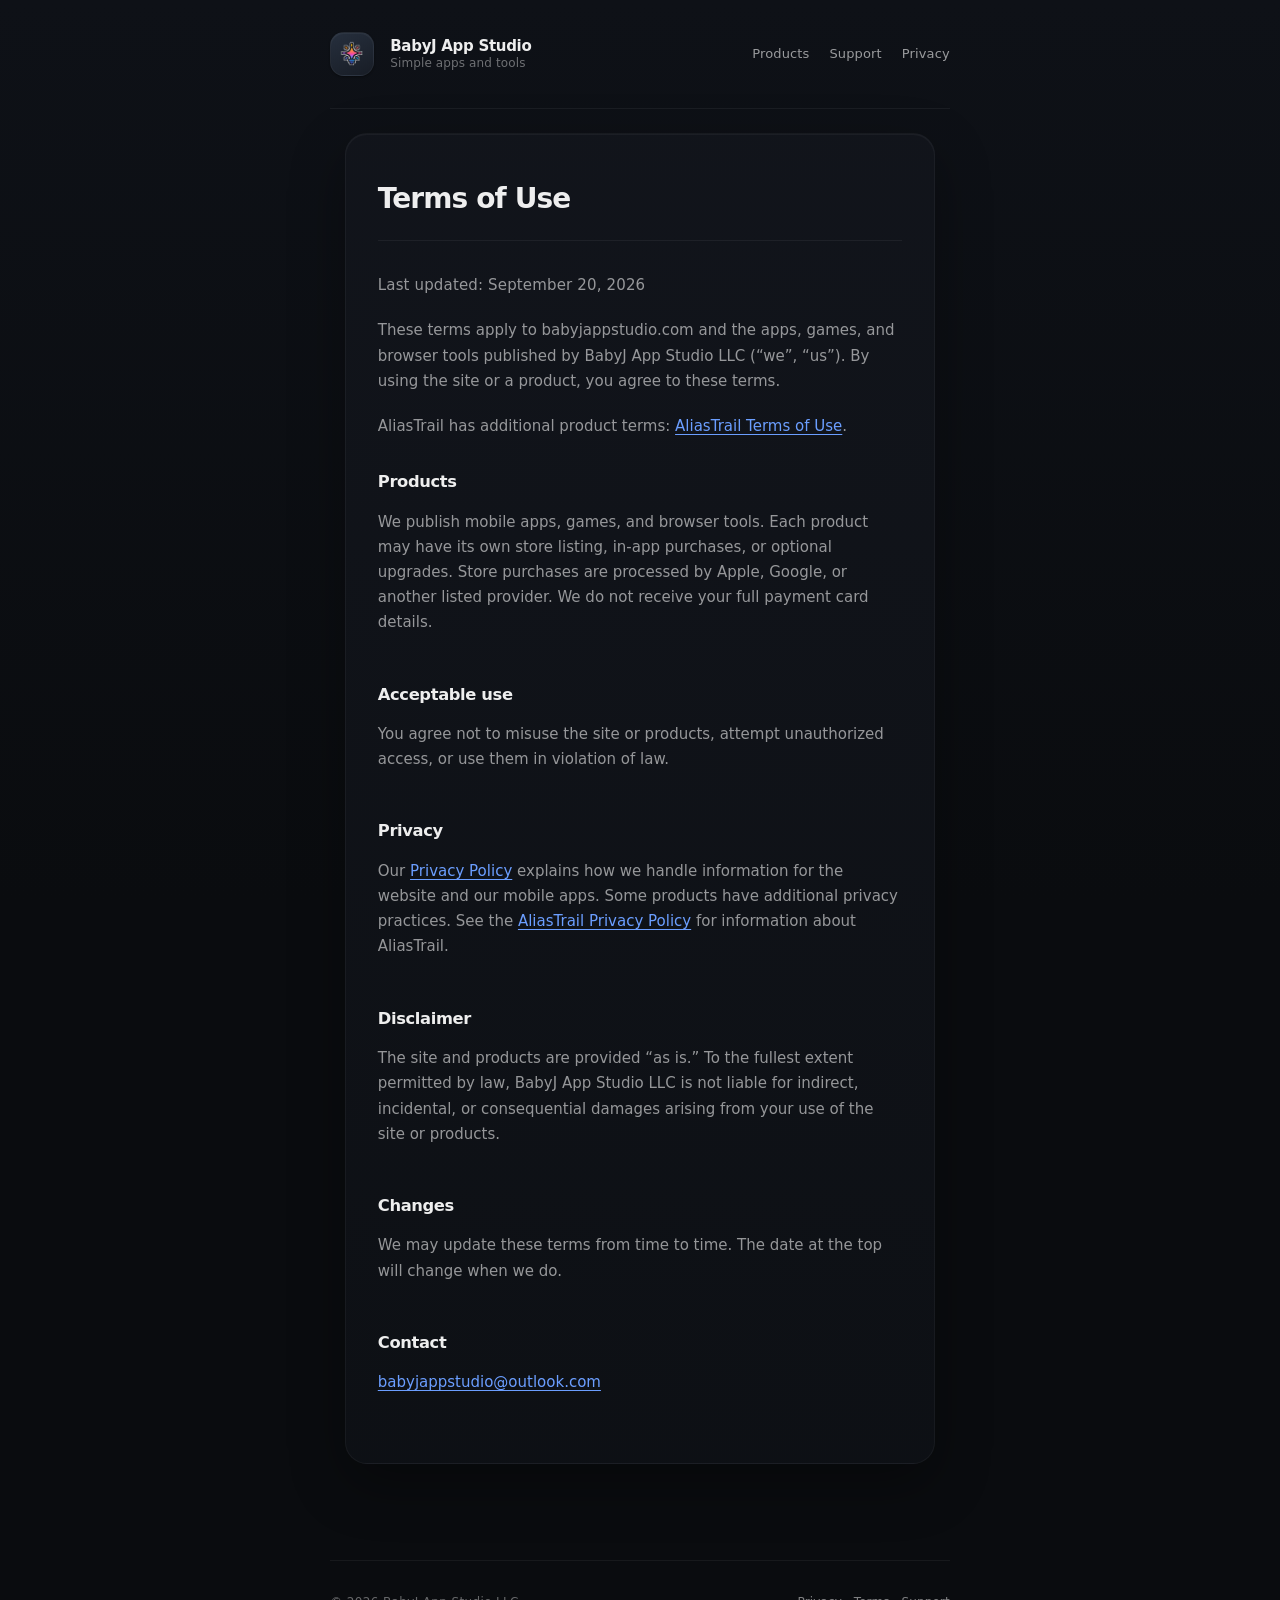
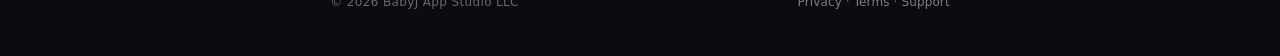
<file: terms.html>
<!doctype html>
<html lang="en">
<head>
  <meta charset="utf-8" />
  <meta name="viewport" content="width=device-width, initial-scale=1" />
  <title>Terms of Use — BabyJ App Studio</title>
  <meta name="description" content="Terms of use for the BabyJ App Studio website and products." />

  <meta property="og:title" content="Terms of Use — BabyJ App Studio" />
  <meta property="og:type" content="website" />

  <link rel="icon" href="assets/images/logo/favicon.ico" sizes="any" />
  <link rel="icon" type="image/png" href="assets/images/logo/favicon-32x32.png" sizes="32x32" />
  <link rel="icon" type="image/png" href="assets/images/logo/favicon-16x16.png" sizes="16x16" />
  <link rel="apple-touch-icon" href="assets/images/logo/apple-touch-icon.png" />
  <link rel="manifest" href="site.webmanifest" />

  <link rel="stylesheet" href="site.css" />
</head>
<body>
  <div class="container">
    <header>
      <a href="/" class="brand">
        <img class="logo" src="assets/images/logo/icon-64.png" srcset="assets/images/logo/icon-128.png 2x" width="44" height="44" alt="BabyJ App Studio" />
        <div>
          <div>BabyJ App Studio</div>
          <div class="small">Simple apps and tools</div>
        </div>
      </a>
      <nav>
        <a href="/#products">Products</a>
        <a href="mailto:babyjappstudio@outlook.com">Support</a>
        <a href="/privacy">Privacy</a>
      </nav>
    </header>

    <main>
      <div class="content-card">
        <h1>Terms of Use</h1>
        <p class="small">Last updated: September 20, 2026</p>
        <p>
          These terms apply to babyjappstudio.com and the apps, games, and browser tools
          published by BabyJ App Studio LLC (“we”, “us”). By using the site or a product,
          you agree to these terms.
        </p>
        <p>AliasTrail has additional product terms: <a href="/aliastrail/terms">AliasTrail Terms of Use</a>.</p>

        <h2>Products</h2>
        <p>
          We publish mobile apps, games, and browser tools. Each product may have its own
          store listing, in-app purchases, or optional upgrades. Store purchases are
          processed by Apple, Google, or another listed provider. We do not receive your
          full payment card details.
        </p>

        <h2>Acceptable use</h2>
        <p>You agree not to misuse the site or products, attempt unauthorized access, or use them in violation of law.</p>

        <h2>Privacy</h2>
        <p>Our <a href="/privacy">Privacy Policy</a> explains how we handle information for the website and our mobile apps. Some products have additional privacy practices. See the <a href="https://portal.aliastrail.com/privacy">AliasTrail Privacy Policy</a> for information about AliasTrail.</p>

        <h2>Disclaimer</h2>
        <p>
          The site and products are provided “as is.” To the fullest extent permitted by
          law, BabyJ App Studio LLC is not liable for indirect, incidental, or
          consequential damages arising from your use of the site or products.
        </p>

        <h2>Changes</h2>
        <p>We may update these terms from time to time. The date at the top will change when we do.</p>

        <h2>Contact</h2>
        <p><a href="mailto:babyjappstudio@outlook.com">babyjappstudio@outlook.com</a></p>
      </div>
    </main>

    <footer>
      <div>© <span id="year"></span> BabyJ App Studio LLC</div>
      <div class="small">
        <a href="/privacy">Privacy</a> ·
        <a href="/terms">Terms</a> ·
        <a href="mailto:babyjappstudio@outlook.com">Support</a>
      </div>
    </footer>
  </div>

  <script>
    document.getElementById("year").textContent = new Date().getFullYear();
  </script>
</body>
</html>
</file>
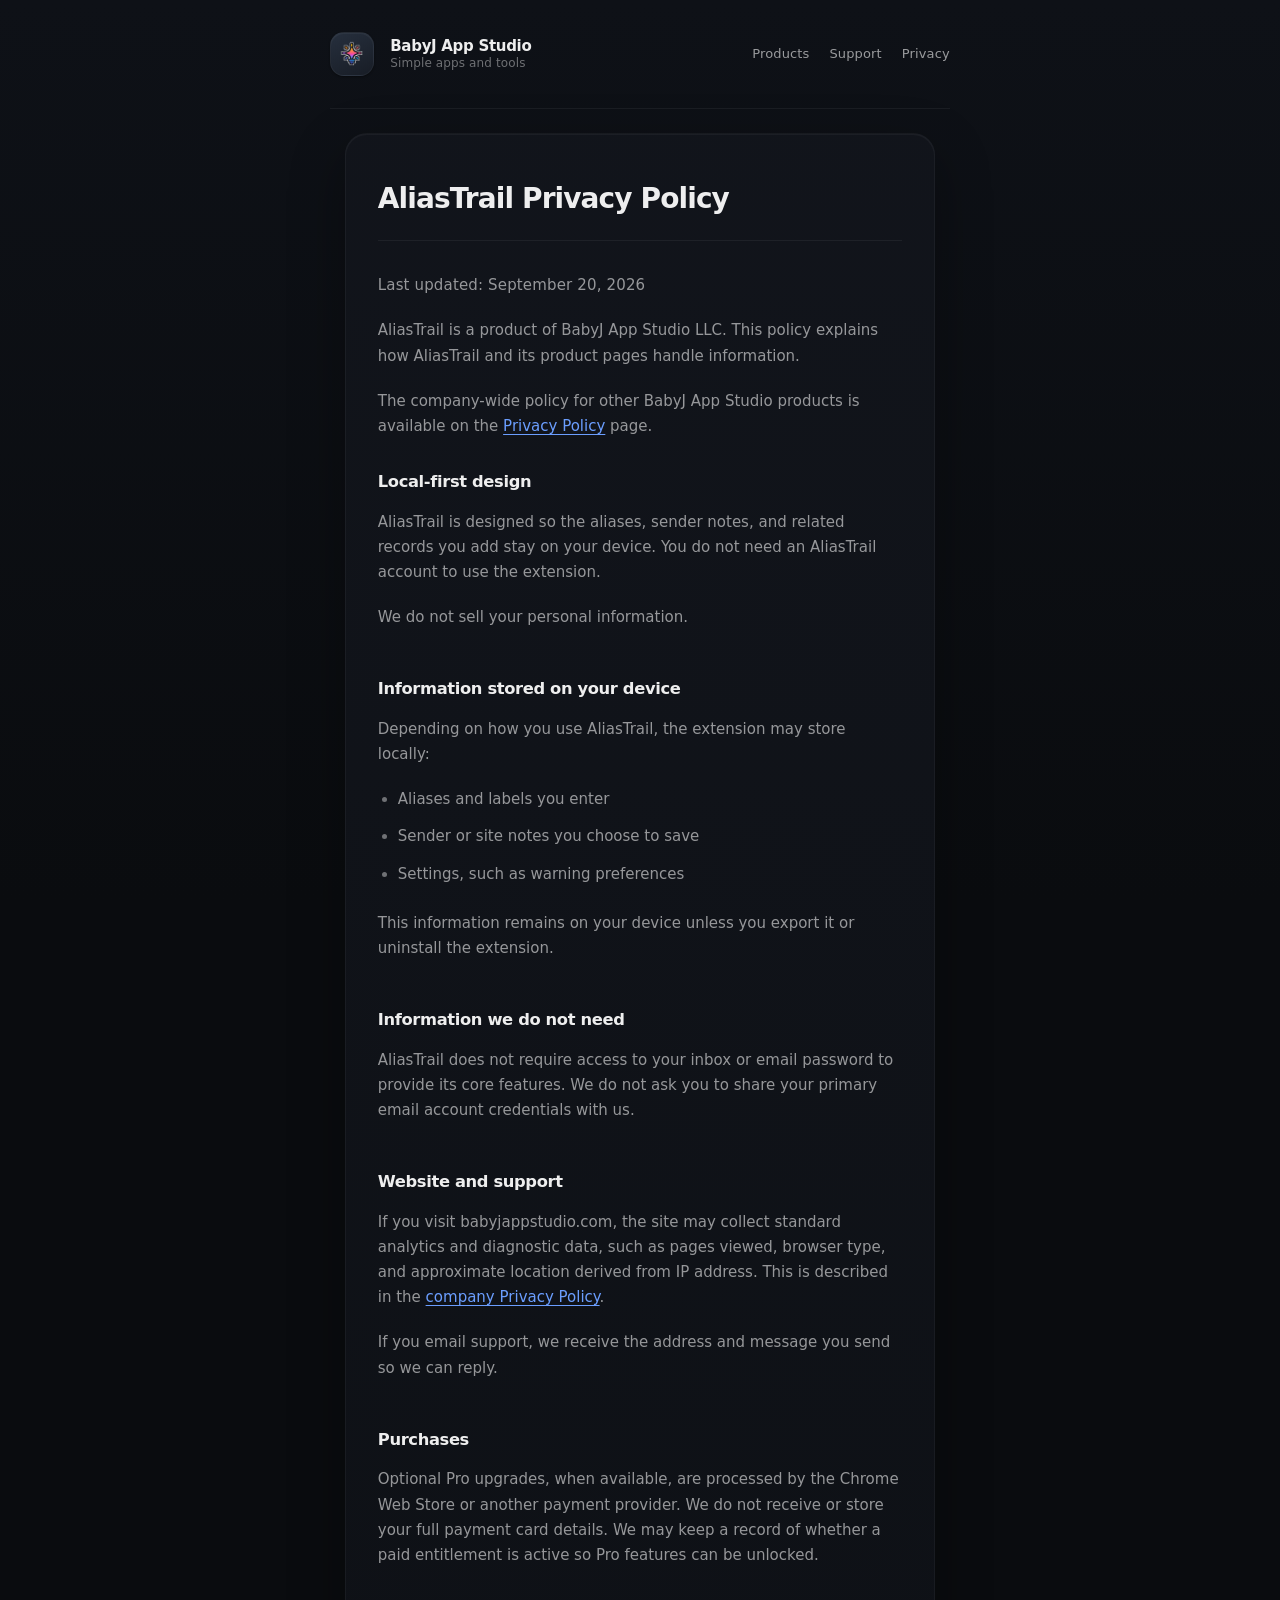
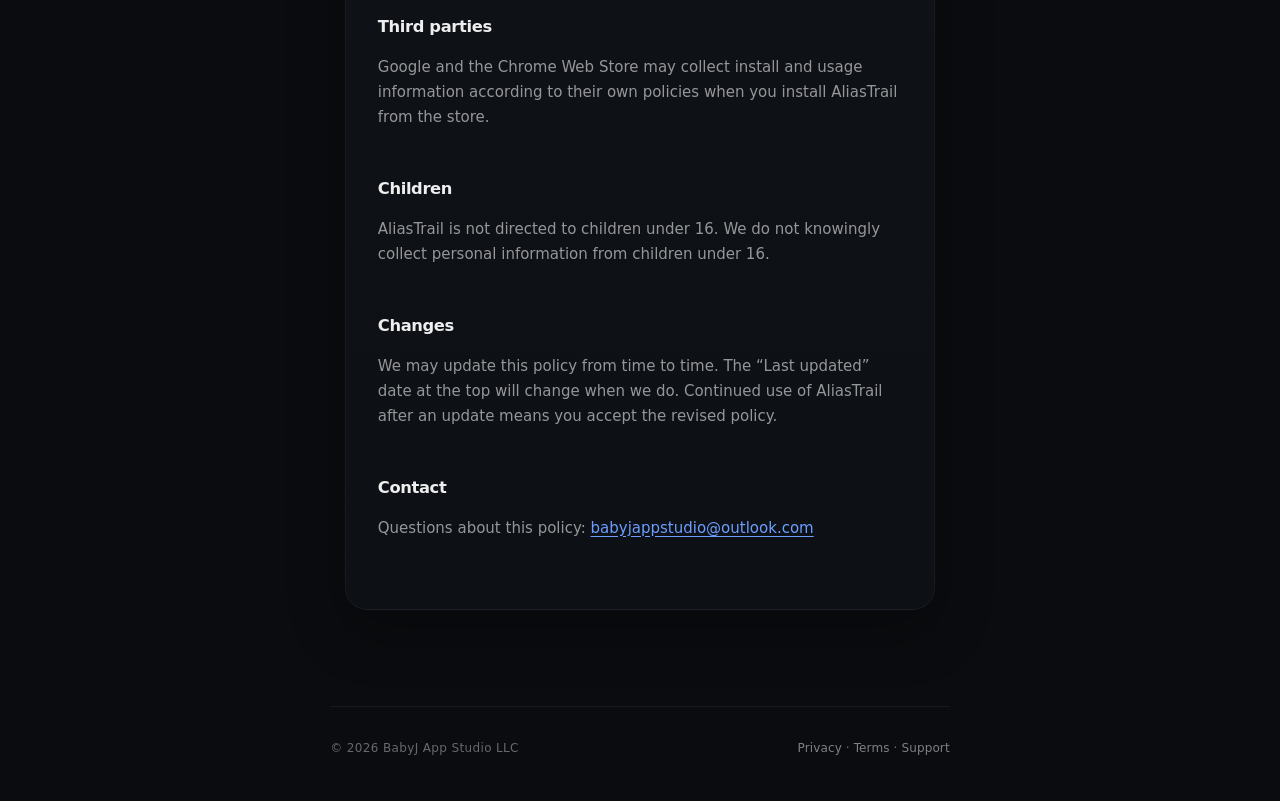
<file: aliastrail/privacy.html>
<!doctype html>
<html lang="en">
<head>
  <meta charset="utf-8" />
  <meta name="viewport" content="width=device-width, initial-scale=1" />
  <title>AliasTrail Privacy Policy — BabyJ App Studio</title>
  <meta name="description" content="Privacy Policy for the AliasTrail browser extension and related pages." />

  <meta property="og:title" content="AliasTrail Privacy Policy — BabyJ App Studio" />
  <meta property="og:type" content="website" />

  <link rel="icon" type="image/png" href="../assets/images/aliastrail/icon32.png" sizes="32x32" />
  <link rel="icon" type="image/png" href="../assets/images/aliastrail/icon16.png" sizes="16x16" />
  <link rel="apple-touch-icon" href="../assets/images/aliastrail/icon128.png" />
  <link rel="manifest" href="../site.webmanifest" />

  <link rel="stylesheet" href="../site.css" />
</head>
<body>
  <div class="container">
    <header>
      <a href="/" class="brand">
        <img class="logo" src="../assets/images/logo/icon-64.png" srcset="../assets/images/logo/icon-128.png 2x" width="44" height="44" alt="BabyJ App Studio" />
        <div>
          <div>BabyJ App Studio</div>
          <div class="small">Simple apps and tools</div>
        </div>
      </a>
      <nav>
        <a href="/#products">Products</a>
        <a href="mailto:babyjappstudio@outlook.com">Support</a>
        <a href="/privacy">Privacy</a>
      </nav>
    </header>

    <main>
      <div class="content-card">
        <h1>AliasTrail Privacy Policy</h1>
        <p class="small">Last updated: September 20, 2026</p>
        <p>AliasTrail is a product of BabyJ App Studio LLC. This policy explains how AliasTrail and its product pages handle information.</p>
        <p>The company-wide policy for other BabyJ App Studio products is available on the <a href="/privacy">Privacy Policy</a> page.</p>

        <h2>Local-first design</h2>
        <p>
          AliasTrail is designed so the aliases, sender notes, and related records you add
          stay on your device. You do not need an AliasTrail account to use the extension.
        </p>
        <p>We do not sell your personal information.</p>

        <h2>Information stored on your device</h2>
        <p>Depending on how you use AliasTrail, the extension may store locally:</p>
        <ul>
          <li>Aliases and labels you enter</li>
          <li>Sender or site notes you choose to save</li>
          <li>Settings, such as warning preferences</li>
        </ul>
        <p>This information remains on your device unless you export it or uninstall the extension.</p>

        <h2>Information we do not need</h2>
        <p>AliasTrail does not require access to your inbox or email password to provide its core features. We do not ask you to share your primary email account credentials with us.</p>

        <h2>Website and support</h2>
        <p>
          If you visit babyjappstudio.com, the site may collect standard analytics and
          diagnostic data, such as pages viewed, browser type, and approximate location
          derived from IP address. This is described in the
          <a href="/privacy">company Privacy Policy</a>.
        </p>
        <p>If you email support, we receive the address and message you send so we can reply.</p>

        <h2>Purchases</h2>
        <p>
          Optional Pro upgrades, when available, are processed by the Chrome Web Store or
          another payment provider. We do not receive or store your full payment card details.
          We may keep a record of whether a paid entitlement is active so Pro features can be unlocked.
        </p>

        <h2>Third parties</h2>
        <p>
          Google and the Chrome Web Store may collect install and usage information according
          to their own policies when you install AliasTrail from the store.
        </p>

        <h2>Children</h2>
        <p>AliasTrail is not directed to children under 16. We do not knowingly collect personal information from children under 16.</p>

        <h2>Changes</h2>
        <p>We may update this policy from time to time. The “Last updated” date at the top will change when we do. Continued use of AliasTrail after an update means you accept the revised policy.</p>

        <h2>Contact</h2>
        <p>Questions about this policy: <a href="mailto:babyjappstudio@outlook.com">babyjappstudio@outlook.com</a></p>
      </div>
    </main>

    <footer>
      <div>© <span id="year"></span> BabyJ App Studio LLC</div>
      <div class="small">
        <a href="privacy.html">Privacy</a> ·
        <a href="terms.html">Terms</a> ·
        <a href="mailto:babyjappstudio@outlook.com">Support</a>
      </div>
    </footer>
  </div>

  <script>
    document.getElementById("year").textContent = new Date().getFullYear();
  </script>
</body>
</html>
</file>
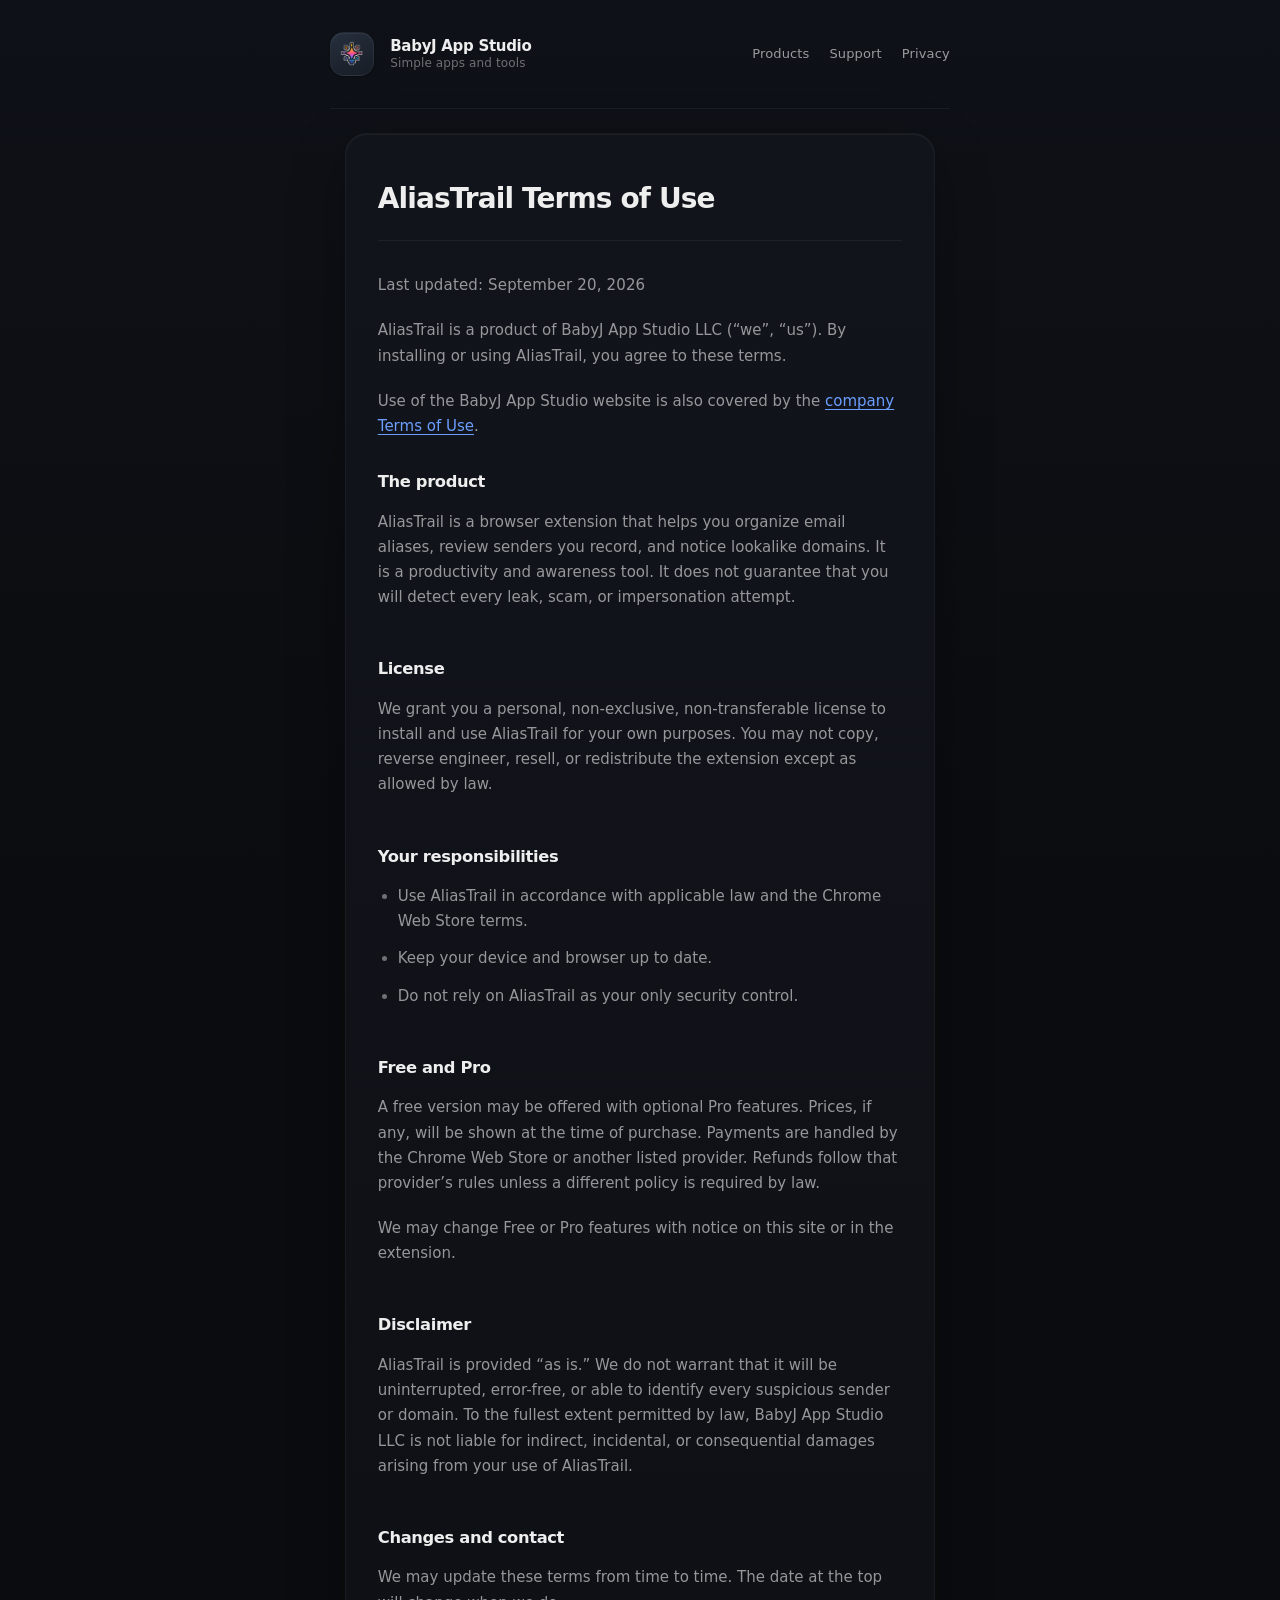
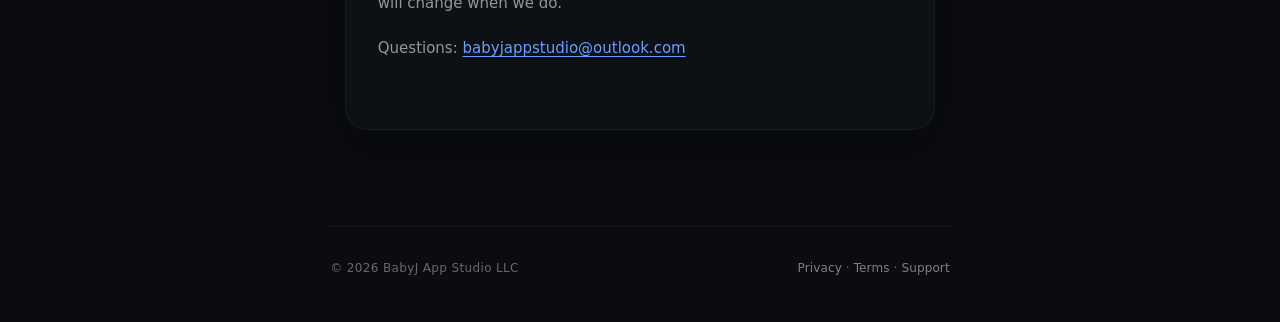
<file: aliastrail/terms.html>
<!doctype html>
<html lang="en">
<head>
  <meta charset="utf-8" />
  <meta name="viewport" content="width=device-width, initial-scale=1" />
  <title>AliasTrail Terms — BabyJ App Studio</title>
  <meta name="description" content="Terms of use for the AliasTrail browser extension." />

  <meta property="og:title" content="AliasTrail Terms — BabyJ App Studio" />
  <meta property="og:type" content="website" />

  <link rel="icon" type="image/png" href="../assets/images/aliastrail/icon32.png" sizes="32x32" />
  <link rel="icon" type="image/png" href="../assets/images/aliastrail/icon16.png" sizes="16x16" />
  <link rel="apple-touch-icon" href="../assets/images/aliastrail/icon128.png" />
  <link rel="manifest" href="../site.webmanifest" />

  <link rel="stylesheet" href="../site.css" />
</head>
<body>
  <div class="container">
    <header>
      <a href="/" class="brand">
        <img class="logo" src="../assets/images/logo/icon-64.png" srcset="../assets/images/logo/icon-128.png 2x" width="44" height="44" alt="BabyJ App Studio" />
        <div>
          <div>BabyJ App Studio</div>
          <div class="small">Simple apps and tools</div>
        </div>
      </a>
      <nav>
        <a href="/#products">Products</a>
        <a href="mailto:babyjappstudio@outlook.com">Support</a>
        <a href="https://portal.aliastrail.com/privacy">Privacy</a>
      </nav>
    </header>

    <main>
      <div class="content-card">
        <h1>AliasTrail Terms of Use</h1>
        <p class="small">Last updated: September 20, 2026</p>
        <p>AliasTrail is a product of BabyJ App Studio LLC (“we”, “us”). By installing or using AliasTrail, you agree to these terms.</p>
        <p>Use of the BabyJ App Studio website is also covered by the <a href="/terms">company Terms of Use</a>.</p>

        <h2>The product</h2>
        <p>
          AliasTrail is a browser extension that helps you organize email aliases, review
          senders you record, and notice lookalike domains. It is a productivity and
          awareness tool. It does not guarantee that you will detect every leak, scam,
          or impersonation attempt.
        </p>

        <h2>License</h2>
        <p>
          We grant you a personal, non-exclusive, non-transferable license to install
          and use AliasTrail for your own purposes. You may not copy, reverse engineer,
          resell, or redistribute the extension except as allowed by law.
        </p>

        <h2>Your responsibilities</h2>
        <ul>
          <li>Use AliasTrail in accordance with applicable law and the Chrome Web Store terms.</li>
          <li>Keep your device and browser up to date.</li>
          <li>Do not rely on AliasTrail as your only security control.</li>
        </ul>

        <h2>Free and Pro</h2>
        <p>
          A free version may be offered with optional Pro features. Prices, if any, will
          be shown at the time of purchase. Payments are handled by the Chrome Web Store
          or another listed provider. Refunds follow that provider’s rules unless a
          different policy is required by law.
        </p>
        <p>We may change Free or Pro features with notice on this site or in the extension.</p>

        <h2>Disclaimer</h2>
        <p>
          AliasTrail is provided “as is.” We do not warrant that it will be uninterrupted,
          error-free, or able to identify every suspicious sender or domain. To the fullest
          extent permitted by law, BabyJ App Studio LLC is not liable for indirect,
          incidental, or consequential damages arising from your use of AliasTrail.
        </p>

        <h2>Changes and contact</h2>
        <p>We may update these terms from time to time. The date at the top will change when we do.</p>
        <p>Questions: <a href="mailto:babyjappstudio@outlook.com">babyjappstudio@outlook.com</a></p>
      </div>
    </main>

    <footer>
      <div>© <span id="year"></span> BabyJ App Studio LLC</div>
      <div class="small">
        <a href="https://portal.aliastrail.com/privacy">Privacy</a> ·
        <a href="terms.html">Terms</a> ·
        <a href="mailto:babyjappstudio@outlook.com">Support</a>
      </div>
    </footer>
  </div>

  <script>
    document.getElementById("year").textContent = new Date().getFullYear();
  </script>
</body>
</html>
</file>
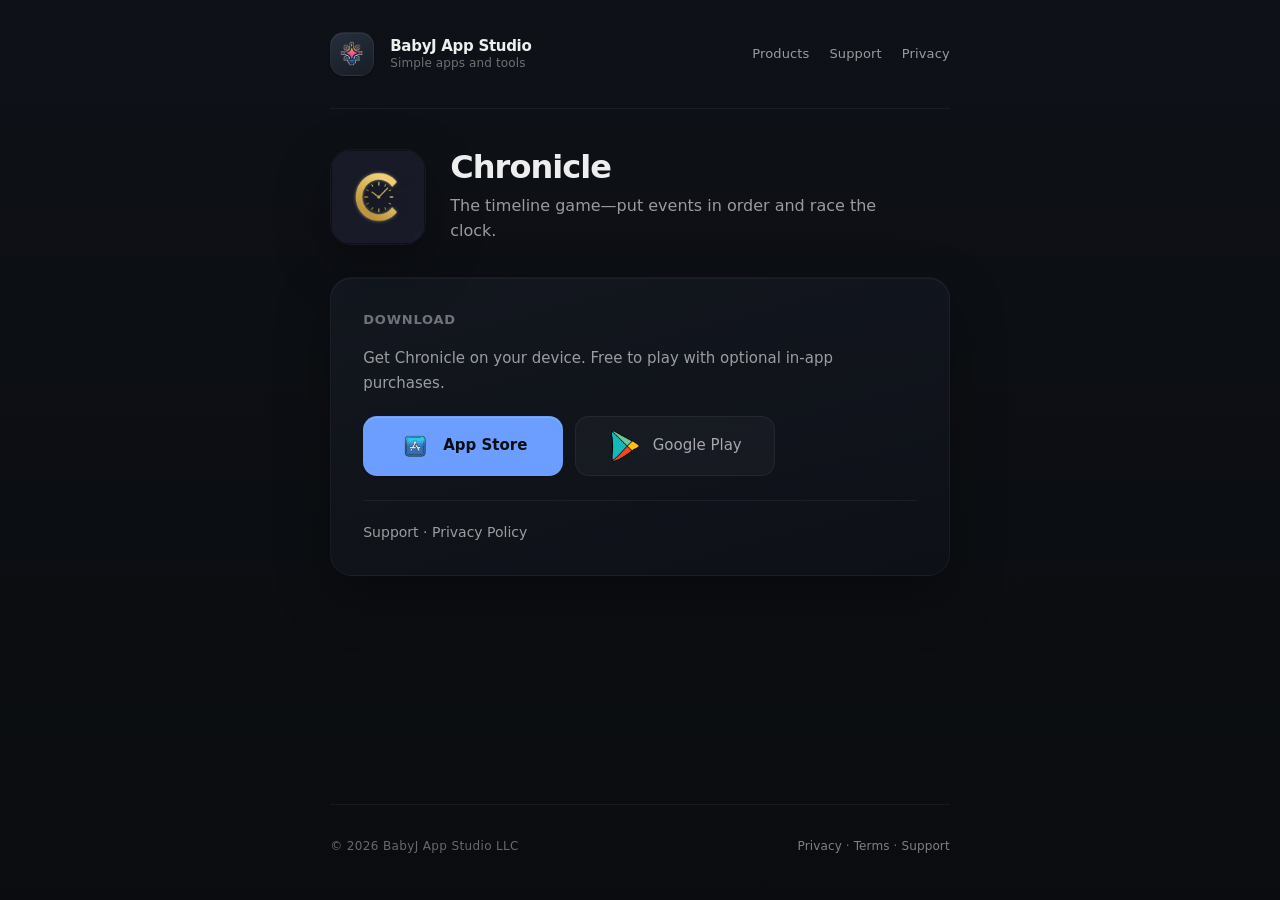
<file: apps/chronicle.html>
<!doctype html>
<html lang="en">
<head>
  <meta charset="utf-8" />
  <meta name="viewport" content="width=device-width, initial-scale=1" />
  <title>Chronicle — BabyJ App Studio</title>
  <meta name="description" content="Chronicle: the timeline game—put events in order and race the clock. Download for iOS and Android." />

  <meta property="og:title" content="Chronicle — BabyJ App Studio" />
  <meta property="og:description" content="The timeline game—put events in order and race the clock." />
  <meta property="og:type" content="website" />

  <link rel="icon" href="../assets/images/logo/favicon.ico" sizes="any" />
  <link rel="icon" type="image/png" href="../assets/images/logo/favicon-32x32.png" sizes="32x32" />
  <link rel="icon" type="image/png" href="../assets/images/logo/favicon-16x16.png" sizes="16x16" />
  <link rel="apple-touch-icon" href="../assets/images/logo/apple-touch-icon.png" />
  <link rel="manifest" href="../site.webmanifest" />

  <link rel="stylesheet" href="../site.css" />
</head>
<body>
  <div class="container">
    <header>
      <a href="/" class="brand">
        <img class="logo" src="../assets/images/logo/icon-64.png" srcset="../assets/images/logo/icon-128.png 2x" width="44" height="44" alt="BabyJ App Studio" />
        <div>
          <div>BabyJ App Studio</div>
          <div class="small">Simple apps and tools</div>
        </div>
      </a>
      <nav>
        <a href="/#products">Products</a>
        <a href="mailto:babyjappstudio@outlook.com">Support</a>
        <a href="/privacy">Privacy</a>
      </nav>
    </header>

    <main class="app-page">
      <div class="app-header">
        <img class="app-icon" src="../assets/images/chronicle-icon.png" alt="Chronicle app icon" />
        <div>
          <h1>Chronicle</h1>
          <p class="tagline">The timeline game—put events in order and race the clock.</p>
        </div>
      </div>

      <div class="app-card">
        <h2>Download</h2>
        <p>Get Chronicle on your device. Free to play with optional in-app purchases.</p>
        <div class="store-links">
          <a href="https://apps.apple.com/us/app/chronicle-the-timeline-game/id6759227220" class="store-btn primary" aria-label="Download Chronicle on the App Store">
            <img src="../assets/images/icons8-app-store-100.png" alt="" width="32" height="32" /> App Store
          </a>
          <a href="https://play.google.com/store/apps/details?id=com.babyjapps.chronicle" class="store-btn" aria-label="Download Chronicle on Google Play">
            <img src="../assets/images/icons8-google-play-100.png" alt="" width="32" height="32" /> Google Play
          </a>
        </div>
        <div class="secondary-links">
          <a href="mailto:babyjappstudio@outlook.com">Support</a>
          ·
          <a href="/privacy">Privacy Policy</a>
        </div>
      </div>
    </main>

    <footer>
      <div>© <span id="year"></span> BabyJ App Studio LLC</div>
      <div class="small">
        <a href="/privacy">Privacy</a> ·
        <a href="/terms">Terms</a> ·
        <a href="mailto:babyjappstudio@outlook.com">Support</a>
      </div>
    </footer>
  </div>

  <script>
    document.getElementById("year").textContent = new Date().getFullYear();
  </script>
</body>
</html>
</file>
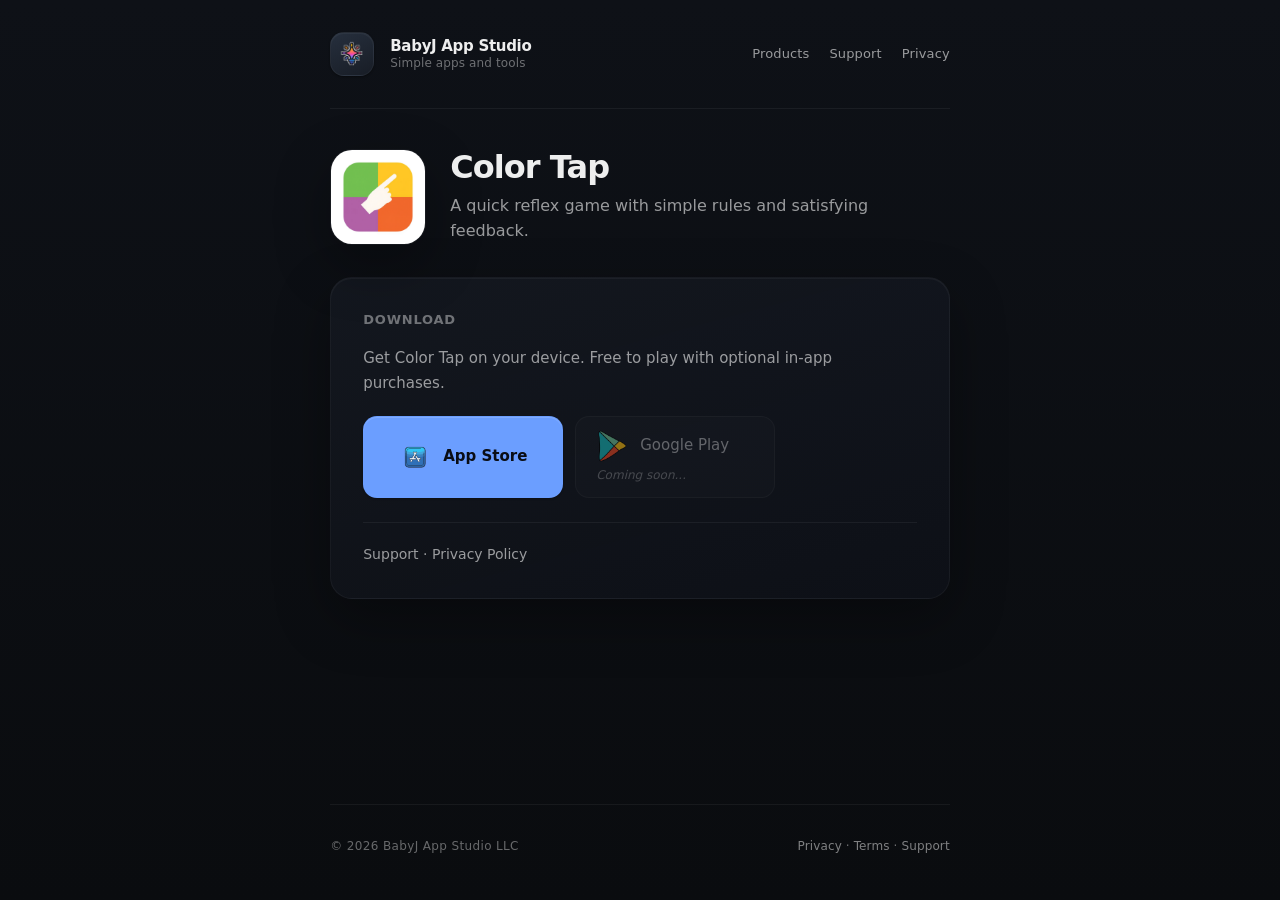
<file: apps/color-tap.html>
<!doctype html>
<html lang="en">
<head>
  <meta charset="utf-8" />
  <meta name="viewport" content="width=device-width, initial-scale=1" />
  <title>Color Tap — BabyJ App Studio</title>
  <meta name="description" content="Color Tap: a quick reflex game with simple rules and satisfying feedback. Download for iOS and Android." />

  <meta property="og:title" content="Color Tap — BabyJ App Studio" />
  <meta property="og:description" content="A quick reflex game with simple rules and satisfying feedback." />
  <meta property="og:type" content="website" />

  <link rel="icon" href="../assets/images/logo/favicon.ico" sizes="any" />
  <link rel="icon" type="image/png" href="../assets/images/logo/favicon-32x32.png" sizes="32x32" />
  <link rel="icon" type="image/png" href="../assets/images/logo/favicon-16x16.png" sizes="16x16" />
  <link rel="apple-touch-icon" href="../assets/images/logo/apple-touch-icon.png" />
  <link rel="manifest" href="../site.webmanifest" />

  <link rel="stylesheet" href="../site.css" />
</head>
<body>
  <div class="container">
    <header>
      <a href="/" class="brand">
        <img class="logo" src="../assets/images/logo/icon-64.png" srcset="../assets/images/logo/icon-128.png 2x" width="44" height="44" alt="BabyJ App Studio" />
        <div>
          <div>BabyJ App Studio</div>
          <div class="small">Simple apps and tools</div>
        </div>
      </a>
      <nav>
        <a href="/#products">Products</a>
        <a href="mailto:babyjappstudio@outlook.com">Support</a>
        <a href="/privacy">Privacy</a>
      </nav>
    </header>

    <main class="app-page">
      <div class="app-header">
        <img class="app-icon" src="../assets/images/color-tap-icon.png" alt="Color Tap app icon" />
        <div>
          <h1>Color Tap</h1>
          <p class="tagline">A quick reflex game with simple rules and satisfying feedback.</p>
        </div>
      </div>

      <div class="app-card">
        <h2>Download</h2>
        <p>Get Color Tap on your device. Free to play with optional in-app purchases.</p>
        <div class="store-links">
          <a href="https://apps.apple.com/us/app/color-tap-brain-reflex-game/id6758314812" class="store-btn primary" aria-label="Download Color Tap on the App Store">
            <img src="../assets/images/icons8-app-store-100.png" alt="" width="32" height="32" /> App Store
          </a>
          <span class="store-btn store-btn--disabled" aria-disabled="true">
            <span><img src="../assets/images/icons8-google-play-100.png" alt="" width="32" height="32" /> Google Play</span>
            <span class="coming-soon">Coming soon...</span>
          </span>
        </div>
        <div class="secondary-links">
          <a href="mailto:babyjappstudio@outlook.com">Support</a>
          ·
          <a href="/privacy">Privacy Policy</a>
        </div>
      </div>
    </main>

    <footer>
      <div>© <span id="year"></span> BabyJ App Studio LLC</div>
      <div class="small">
        <a href="/privacy">Privacy</a> ·
        <a href="/terms">Terms</a> ·
        <a href="mailto:babyjappstudio@outlook.com">Support</a>
      </div>
    </footer>
  </div>

  <script>
    document.getElementById("year").textContent = new Date().getFullYear();
  </script>
</body>
</html>
</file>
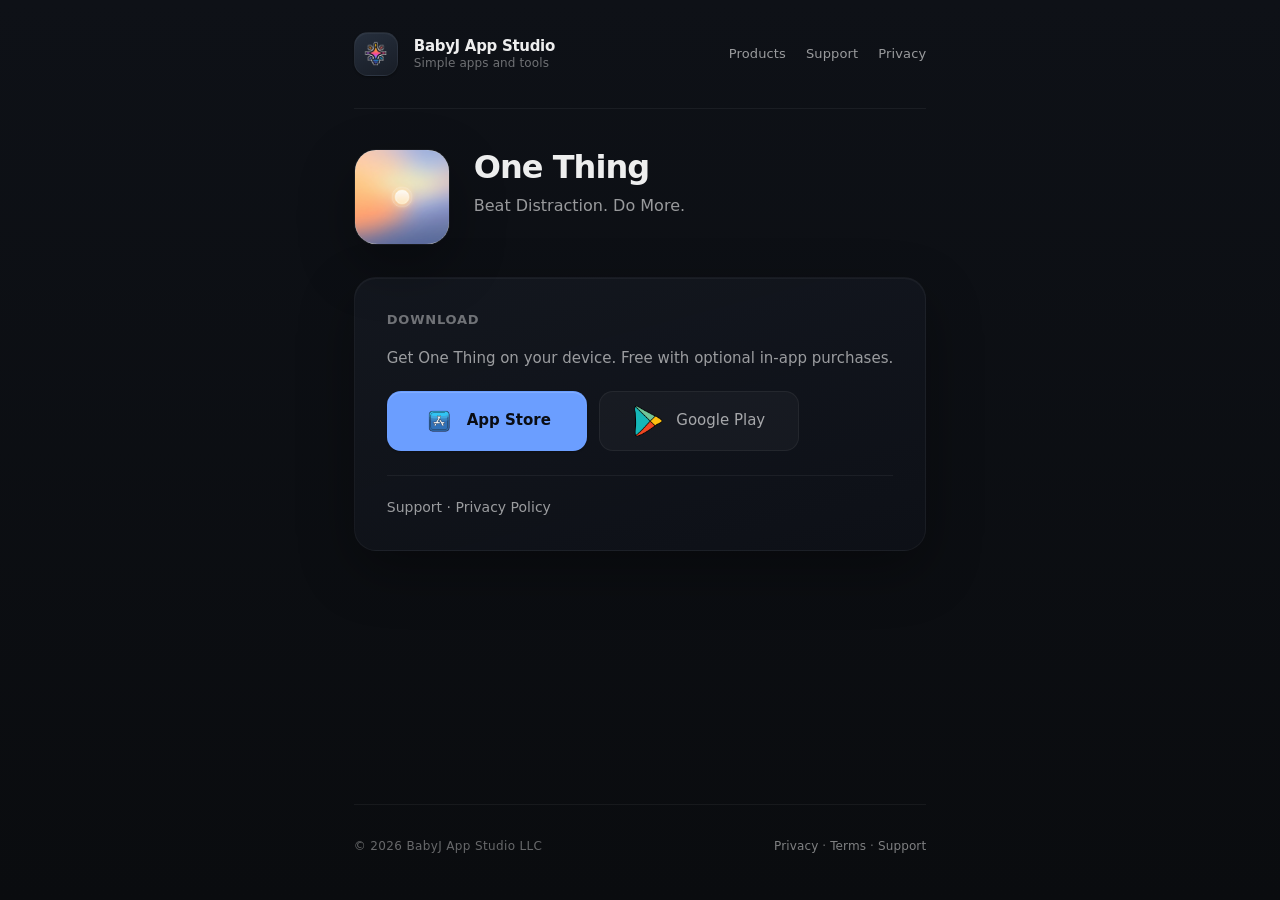
<file: apps/one-thing.html>
<!doctype html>
<html lang="en">
<head>
  <meta charset="utf-8" />
  <meta name="viewport" content="width=device-width, initial-scale=1" />
  <title>One Thing — BabyJ App Studio</title>
  <meta name="description" content="One Thing: beat distraction and do more. Download for iOS and Android." />

  <meta property="og:title" content="One Thing — BabyJ App Studio" />
  <meta property="og:description" content="Beat Distraction. Do More." />
  <meta property="og:type" content="website" />

  <link rel="icon" href="../assets/images/logo/favicon.ico" sizes="any" />
  <link rel="icon" type="image/png" href="../assets/images/logo/favicon-32x32.png" sizes="32x32" />
  <link rel="icon" type="image/png" href="../assets/images/logo/favicon-16x16.png" sizes="16x16" />
  <link rel="apple-touch-icon" href="../assets/images/logo/apple-touch-icon.png" />
  <link rel="manifest" href="../site.webmanifest" />

  <link rel="stylesheet" href="../site.css" />
</head>
<body>
  <div class="container">
    <header>
      <a href="/" class="brand">
        <img class="logo" src="../assets/images/logo/icon-64.png" srcset="../assets/images/logo/icon-128.png 2x" width="44" height="44" alt="BabyJ App Studio" />
        <div>
          <div>BabyJ App Studio</div>
          <div class="small">Simple apps and tools</div>
        </div>
      </a>
      <nav>
        <a href="/#products">Products</a>
        <a href="mailto:babyjappstudio@outlook.com">Support</a>
        <a href="/privacy">Privacy</a>
      </nav>
    </header>

    <main class="app-page">
      <div class="app-header">
        <img class="app-icon" src="../assets/images/one-thing.png" alt="One Thing app icon" />
        <div>
          <h1>One Thing</h1>
          <p class="tagline">Beat Distraction. Do More.</p>
        </div>
      </div>

      <div class="app-card">
        <h2>Download</h2>
        <p>Get One Thing on your device. Free with optional in-app purchases.</p>
        <div class="store-links">
          <a href="https://apps.apple.com/us/app/one-thing-daily-focus/id6758897432" class="store-btn primary" aria-label="Download One Thing on the App Store">
            <img src="../assets/images/icons8-app-store-100.png" alt="" width="32" height="32" /> App Store
          </a>
          <a href="https://play.google.com/store/apps/details?id=com.babyjapps.onething" class="store-btn" aria-label="Download One Thing on Google Play">
            <img src="../assets/images/icons8-google-play-100.png" alt="" width="32" height="32" /> Google Play
          </a>
        </div>
        <div class="secondary-links">
          <a href="mailto:babyjappstudio@outlook.com">Support</a>
          ·
          <a href="/privacy">Privacy Policy</a>
        </div>
      </div>
    </main>

    <footer>
      <div>© <span id="year"></span> BabyJ App Studio LLC</div>
      <div class="small">
        <a href="/privacy">Privacy</a> ·
        <a href="/terms">Terms</a> ·
        <a href="mailto:babyjappstudio@outlook.com">Support</a>
      </div>
    </footer>
  </div>

  <script>
    document.getElementById("year").textContent = new Date().getFullYear();
  </script>
</body>
</html>
</file>
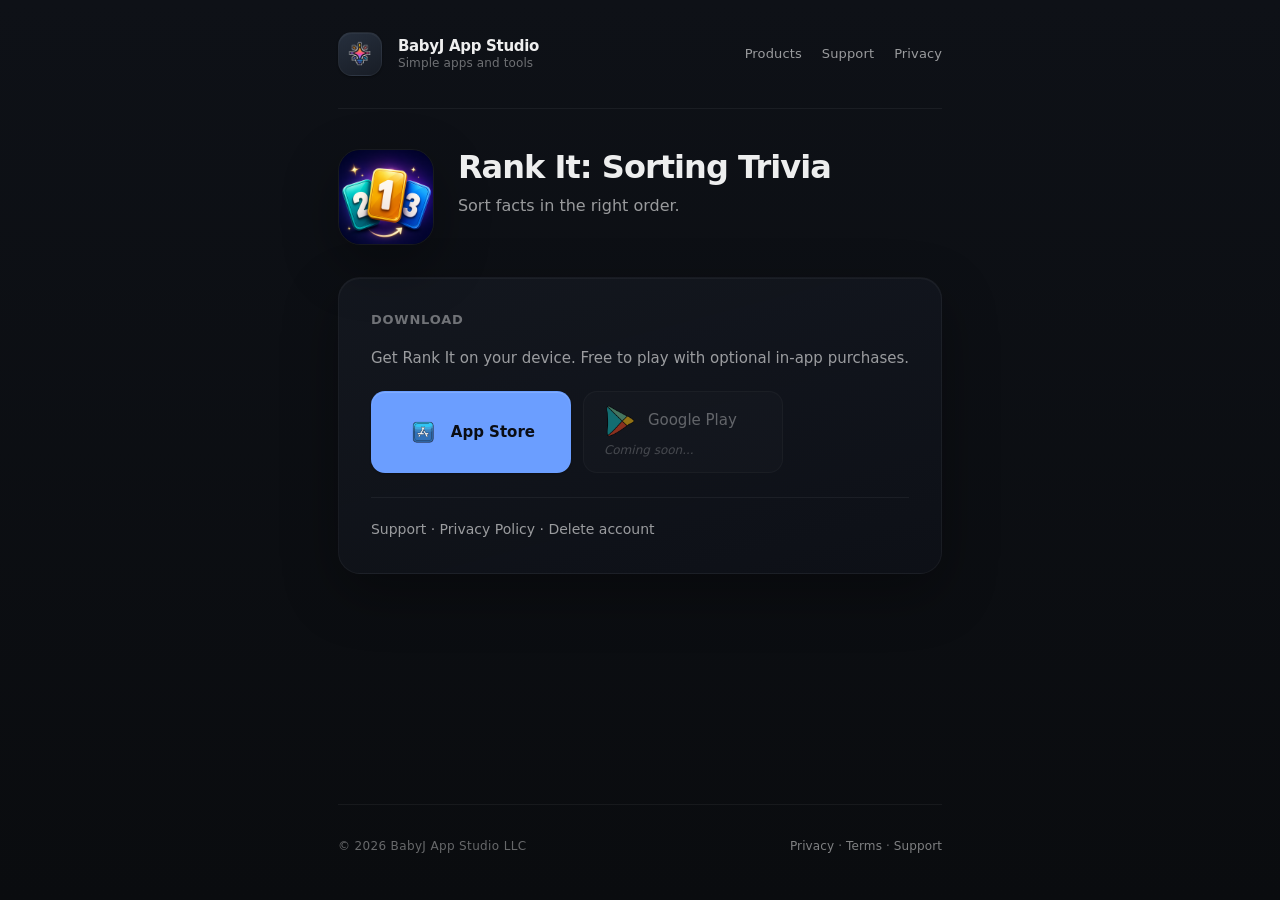
<file: apps/rank-it.html>
<!doctype html>
<html lang="en">
<head>
  <meta charset="utf-8" />
  <meta name="viewport" content="width=device-width, initial-scale=1" />
  <title>Rank It: Sorting Trivia — BabyJ App Studio</title>
  <meta name="description" content="Rank It: Sorting Trivia — sort facts in the right order. Download for iOS and Android." />

  <meta property="og:title" content="Rank It: Sorting Trivia — BabyJ App Studio" />
  <meta property="og:description" content="Sort facts in the right order." />
  <meta property="og:type" content="website" />

  <link rel="icon" href="../assets/images/logo/favicon.ico" sizes="any" />
  <link rel="icon" type="image/png" href="../assets/images/logo/favicon-32x32.png" sizes="32x32" />
  <link rel="icon" type="image/png" href="../assets/images/logo/favicon-16x16.png" sizes="16x16" />
  <link rel="apple-touch-icon" href="../assets/images/logo/apple-touch-icon.png" />
  <link rel="manifest" href="../site.webmanifest" />

  <link rel="stylesheet" href="../site.css" />
</head>
<body>
  <div class="container">
    <header>
      <a href="/" class="brand">
        <img class="logo" src="../assets/images/logo/icon-64.png" srcset="../assets/images/logo/icon-128.png 2x" width="44" height="44" alt="BabyJ App Studio" />
        <div>
          <div>BabyJ App Studio</div>
          <div class="small">Simple apps and tools</div>
        </div>
      </a>
      <nav>
        <a href="/#products">Products</a>
        <a href="mailto:babyjappstudio@outlook.com">Support</a>
        <a href="/privacy">Privacy</a>
      </nav>
    </header>

    <main class="app-page">
      <div class="app-header">
        <img class="app-icon" src="../assets/images/rankit_icon.png" alt="Rank It: Sorting Trivia app icon" />
        <div>
          <h1>Rank It: Sorting Trivia</h1>
          <p class="tagline">Sort facts in the right order.</p>
        </div>
      </div>

      <div class="app-card">
        <h2>Download</h2>
        <p>Get Rank It on your device. Free to play with optional in-app purchases.</p>
        <div class="store-links">
          <a href="https://apps.apple.com/us/app/rank-it-sorting-trivia/id6790153199" class="store-btn primary" aria-label="Download Rank It: Sorting Trivia on the App Store">
            <img src="../assets/images/icons8-app-store-100.png" alt="" width="32" height="32" /> App Store
          </a>
          <span class="store-btn store-btn--disabled" aria-disabled="true">
            <span><img src="../assets/images/icons8-google-play-100.png" alt="" width="32" height="32" /> Google Play</span>
            <span class="coming-soon">Coming soon...</span>
          </span>
        </div>
        <div class="secondary-links">
          <a href="mailto:babyjappstudio@outlook.com">Support</a>
          ·
          <a href="/privacy">Privacy Policy</a>
          ·
          <a href="/rank-it/delete-account">Delete account</a>
        </div>
      </div>
    </main>

    <footer>
      <div>© <span id="year"></span> BabyJ App Studio LLC</div>
      <div class="small">
        <a href="/privacy">Privacy</a> ·
        <a href="/terms">Terms</a> ·
        <a href="mailto:babyjappstudio@outlook.com">Support</a>
      </div>
    </footer>
  </div>

  <script>
    document.getElementById("year").textContent = new Date().getFullYear();
  </script>
</body>
</html>
</file>
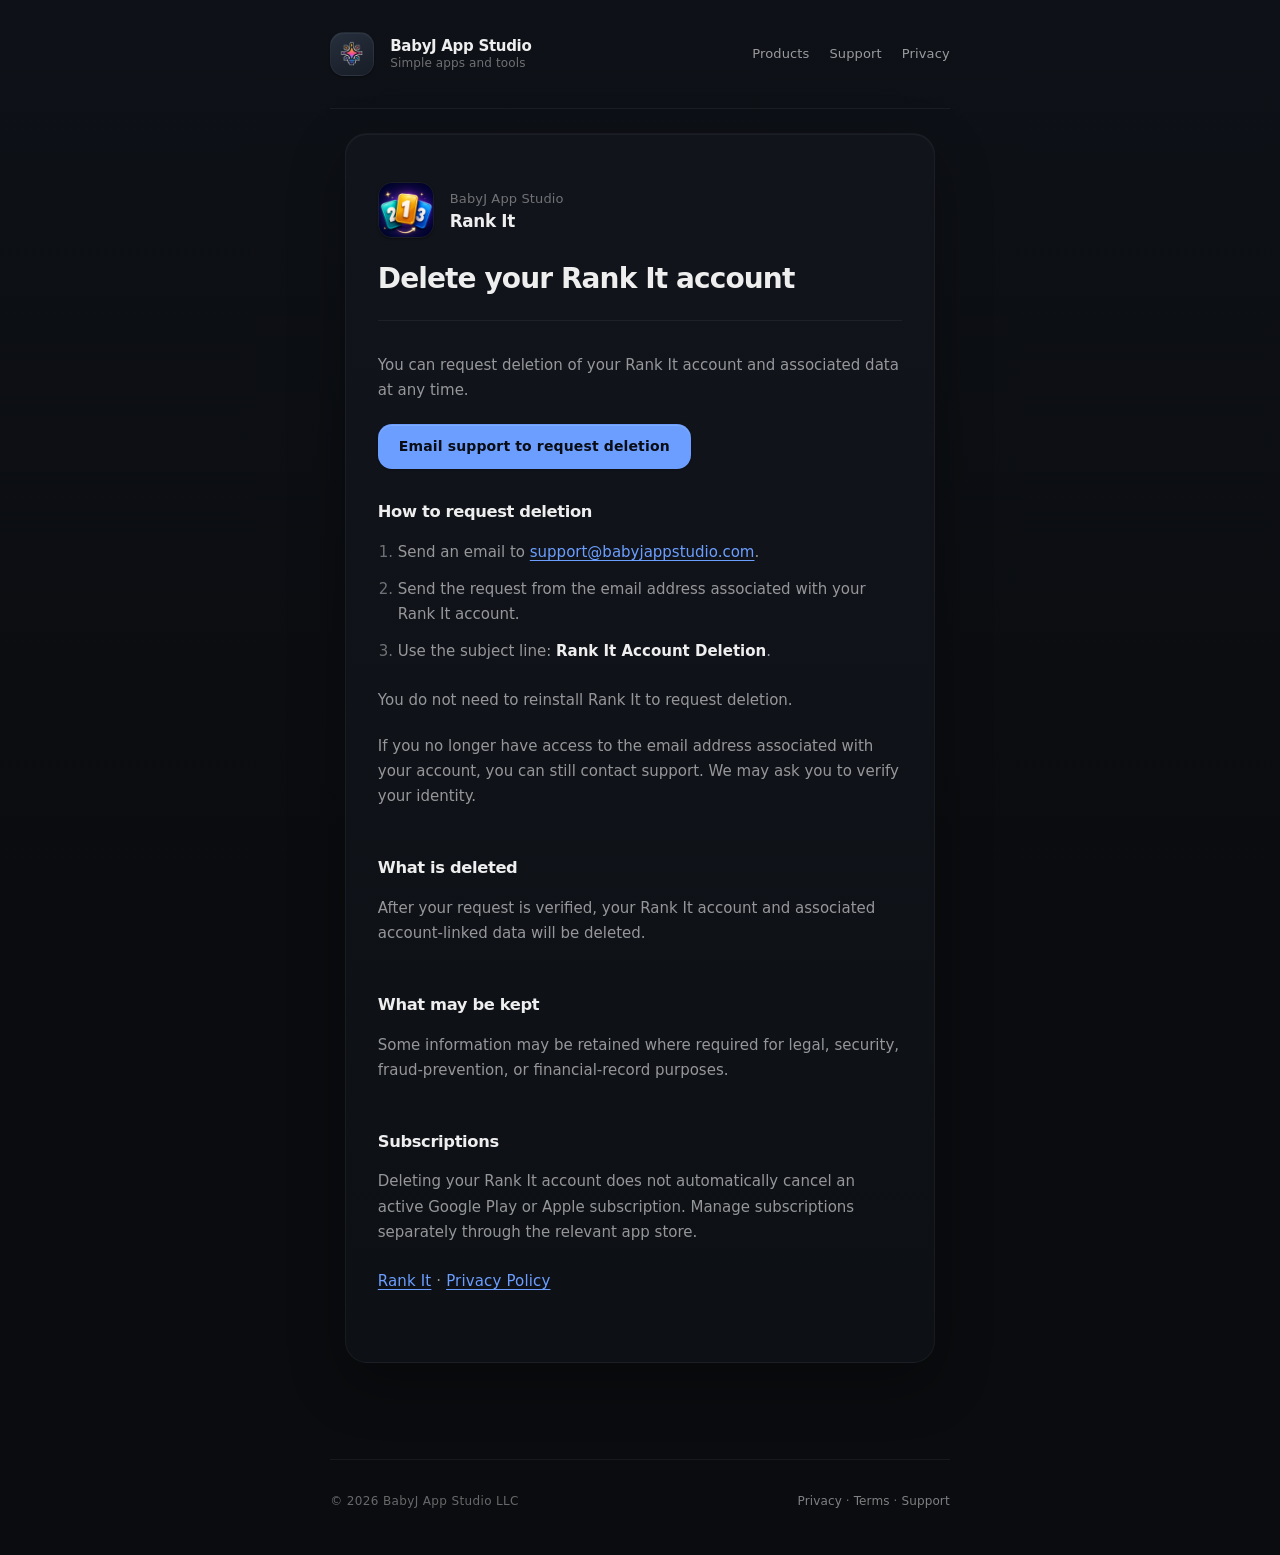
<file: rank-it/delete-account.html>
<!doctype html>
<html lang="en">
<head>
  <meta charset="utf-8" />
  <meta name="viewport" content="width=device-width, initial-scale=1" />
  <title>Delete Rank It Account | BabyJ App Studio</title>
  <meta name="description" content="Instructions for requesting deletion of your Rank It account and associated data." />

  <meta property="og:title" content="Delete Rank It Account | BabyJ App Studio" />
  <meta property="og:description" content="Instructions for requesting deletion of your Rank It account and associated data." />
  <meta property="og:type" content="website" />

  <link rel="icon" href="../assets/images/logo/favicon.ico" sizes="any" />
  <link rel="icon" type="image/png" href="../assets/images/logo/favicon-32x32.png" sizes="32x32" />
  <link rel="icon" type="image/png" href="../assets/images/logo/favicon-16x16.png" sizes="16x16" />
  <link rel="apple-touch-icon" href="../assets/images/logo/apple-touch-icon.png" />
  <link rel="manifest" href="../site.webmanifest" />

  <link rel="stylesheet" href="../site.css" />
</head>
<body>
  <div class="container">
    <header>
      <a href="/" class="brand">
        <img class="logo" src="../assets/images/logo/icon-64.png" srcset="../assets/images/logo/icon-128.png 2x" width="44" height="44" alt="BabyJ App Studio" />
        <div>
          <div>BabyJ App Studio</div>
          <div class="small">Simple apps and tools</div>
        </div>
      </a>
      <nav>
        <a href="/#products">Products</a>
        <a href="mailto:babyjappstudio@outlook.com">Support</a>
        <a href="/privacy">Privacy</a>
      </nav>
    </header>

    <main>
      <div class="content-card">
        <div class="delete-account-identity">
          <img class="app-icon" src="../assets/images/rankit_icon.png" width="56" height="56" alt="Rank It app icon" />
          <div>
            <div class="byline">BabyJ App Studio</div>
            <strong>Rank It</strong>
          </div>
        </div>

        <h1>Delete your Rank It account</h1>

        <p>You can request deletion of your Rank It account and associated data at any time.</p>

        <div class="cta-row">
          <a class="btn primary" href="mailto:support@babyjappstudio.com?subject=Rank%20It%20Account%20Deletion">Email support to request deletion</a>
        </div>

        <h2>How to request deletion</h2>
        <ol>
          <li>Send an email to <a href="mailto:support@babyjappstudio.com">support@babyjappstudio.com</a>.</li>
          <li>Send the request from the email address associated with your Rank It account.</li>
          <li>Use the subject line: <strong>Rank It Account Deletion</strong>.</li>
        </ol>
        <p>You do not need to reinstall Rank It to request deletion.</p>
        <p>If you no longer have access to the email address associated with your account, you can still contact support. We may ask you to verify your identity.</p>

        <h2>What is deleted</h2>
        <p>After your request is verified, your Rank It account and associated account-linked data will be deleted.</p>

        <h2>What may be kept</h2>
        <p>Some information may be retained where required for legal, security, fraud-prevention, or financial-record purposes.</p>

        <h2>Subscriptions</h2>
        <p>Deleting your Rank It account does not automatically cancel an active Google Play or Apple subscription. Manage subscriptions separately through the relevant app store.</p>

        <p class="small"><a href="/apps/rank-it">Rank It</a> · <a href="/privacy">Privacy Policy</a></p>
      </div>
    </main>

    <footer>
      <div>© <span id="year"></span> BabyJ App Studio LLC</div>
      <div class="small">
        <a href="/privacy">Privacy</a> ·
        <a href="/terms">Terms</a> ·
        <a href="mailto:babyjappstudio@outlook.com">Support</a>
      </div>
    </footer>
  </div>

  <script>
    document.getElementById("year").textContent = new Date().getFullYear();
  </script>
</body>
</html>
</file>
<file: site.css>
/* BabyJ App Studio — shared minimal dark theme */

:root {
  --bg-base: #0a0c0f;
  --bg-top: #0e1117;
  --surface: #12151c;
  --surface-raised: #171b24;
  --surface-muted: #0e1118;
  --surface-subtle: #0c0f14;
  --text: rgba(255, 255, 255, 0.93);
  --text-secondary: rgba(255, 255, 255, 0.58);
  --text-tertiary: rgba(255, 255, 255, 0.4);
  --border: rgba(255, 255, 255, 0.045);
  --border-strong: rgba(255, 255, 255, 0.075);
  --border-hairline: rgba(255, 255, 255, 0.055);
  /* Single restrained accent — calm blue */
  --accent: #6b9eff;
  --accent-dim: rgba(107, 158, 255, 0.1);
  --accent-on-accent: #0a0d14;
  --shadow-sm: 0 1px 2px rgba(0, 0, 0, 0.38);
  --shadow-md: 0 20px 56px rgba(0, 0, 0, 0.32);
  --shadow-inset-top: inset 0 1px 0 rgba(255, 255, 255, 0.045);
  --radius-sm: 10px;
  --radius-md: 14px;
  --radius-lg: 18px;
  --radius-xl: 22px;
  --radius-pill: 999px;
  --space-1: 4px;
  --space-2: 8px;
  --space-3: 12px;
  --space-4: 16px;
  --space-5: 20px;
  --space-6: 24px;
  --space-8: 32px;
  --space-10: 40px;
  --space-12: 48px;
  --font: ui-sans-serif, system-ui, -apple-system, "Segoe UI", Roboto, Helvetica, Arial,
    "Apple Color Emoji", "Segoe UI Emoji", sans-serif;
  --ease: cubic-bezier(0.25, 0.1, 0.25, 1);
}

*,
*::before,
*::after {
  box-sizing: border-box;
}

html {
  height: 100%;
  -webkit-font-smoothing: antialiased;
  -moz-osx-font-smoothing: grayscale;
  /* Solid fallback so there is never a tonal gap beside the viewport-fixed body layer */
  background-color: var(--bg-base);
}

body {
  margin: 0;
  min-height: 100%;
  min-height: 100dvh;
  display: flex;
  flex-direction: column;
  font-family: var(--font);
  color: var(--text);
  line-height: 1.55;
  /* Single continuous canvas: gradient is tied to the viewport, not document length */
  background-color: var(--bg-base);
  background-image: linear-gradient(180deg, var(--bg-top) 0%, var(--bg-base) 100%),
    radial-gradient(ellipse 100% 80% at 50% -15%, rgba(107, 158, 255, 0.055), transparent 55%);
  background-attachment: fixed;
  background-repeat: no-repeat;
  background-size: 100% 100%;
}

a {
  color: inherit;
  text-decoration: none;
  transition: color 0.16s var(--ease), opacity 0.16s var(--ease), border-color 0.16s var(--ease),
    background-color 0.16s var(--ease), box-shadow 0.16s var(--ease), transform 0.16s var(--ease);
}

a:hover {
  text-decoration: underline;
}

a:focus-visible {
  outline: 2px solid var(--accent);
  outline-offset: 3px;
  border-radius: 4px;
}

.container {
  max-width: 1080px;
  margin: 0 auto;
  padding: var(--space-6);
  flex: 1;
  display: flex;
  flex-direction: column;
}

@media (max-width: 520px) {
  .container {
    padding: var(--space-4) var(--space-5);
  }
}

/* Header */

header {
  display: flex;
  align-items: center;
  justify-content: space-between;
  gap: var(--space-4);
  padding: var(--space-2) 0 var(--space-8);
  border-bottom: 1px solid var(--border-hairline);
}

.brand {
  display: flex;
  align-items: center;
  gap: var(--space-4);
  font-weight: 650;
  letter-spacing: -0.02em;
  line-height: 1.25;
  transition: opacity 0.18s var(--ease);
}

.brand:hover {
  text-decoration: none;
  opacity: 0.92;
}

.brand > div > div:first-child {
  font-size: 15px;
  font-weight: 650;
  letter-spacing: -0.02em;
  color: var(--text);
}

.logo {
  width: 44px;
  height: 44px;
  border-radius: var(--radius-md);
  background: linear-gradient(155deg, #262f3d 0%, #181d26 100%);
  border: 1px solid var(--border);
  box-shadow: var(--shadow-sm), var(--shadow-inset-top);
  display: grid;
  place-items: center;
  font-weight: 800;
  font-size: 12px;
  letter-spacing: 0.04em;
  color: var(--text);
  flex-shrink: 0;
  object-fit: contain;
  padding: 6px;
  box-sizing: border-box;
}

img.logo {
  display: block;
}

nav {
  display: flex;
  align-items: center;
  gap: var(--space-5);
  flex-wrap: wrap;
  font-size: 13px;
  font-weight: 500;
  letter-spacing: 0.01em;
}

nav a {
  color: var(--text-secondary);
  text-decoration: none;
  padding: 4px 0;
  border-radius: 4px;
}

nav a:hover {
  color: var(--text);
  text-decoration: none;
}

/* Home — hero */

main.hero {
  flex: 0 0 auto;
  display: block;
  padding: var(--space-10) 0 var(--space-6);
}

@media (max-width: 860px) {
  main.hero {
    padding-top: var(--space-8);
  }
}

.hero-card {
  /* Slightly elevated surface only—stays close to page tone so no “second background” seam */
  max-width: 42rem;
  background: linear-gradient(
    165deg,
    rgba(255, 255, 255, 0.045) 0%,
    rgba(255, 255, 255, 0.018) 100%
  );
  border: 1px solid var(--border);
  border-radius: var(--radius-xl);
  padding: var(--space-10) var(--space-8) var(--space-8);
  box-shadow: var(--shadow-md), var(--shadow-inset-top);
}

@media (max-width: 520px) {
  .hero-card {
    padding: var(--space-8) var(--space-6) var(--space-6);
  }
}

.pill {
  display: inline-flex;
  align-items: center;
  gap: var(--space-2);
  padding: 7px var(--space-4);
  border-radius: var(--radius-pill);
  border: 1px solid var(--border-hairline);
  background: rgba(255, 255, 255, 0.028);
  color: var(--text-secondary);
  font-size: 12px;
  font-weight: 500;
  letter-spacing: 0.018em;
  margin-bottom: var(--space-6);
  width: fit-content;
  line-height: 1.45;
}

.hero-card h1 {
  margin: 0 0 var(--space-5);
  font-size: clamp(1.95rem, 4.2vw, 2.65rem);
  line-height: 1.08;
  letter-spacing: -0.038em;
  font-weight: 650;
  max-width: 22ch;
  text-wrap: balance;
}

.subtitle {
  margin: 0 0 var(--space-6);
  color: var(--text-secondary);
  font-size: 15.5px;
  line-height: 1.58;
  max-width: 44ch;
  font-weight: 400;
  letter-spacing: 0.005em;
}

.cta-row {
  display: flex;
  gap: var(--space-4);
  flex-wrap: wrap;
  margin-top: var(--space-1);
  margin-bottom: var(--space-1);
}

.btn {
  display: inline-flex;
  align-items: center;
  justify-content: center;
  gap: var(--space-2);
  padding: 11px var(--space-5);
  border-radius: var(--radius-md);
  border: 1px solid var(--border-hairline);
  background: rgba(255, 255, 255, 0.03);
  color: rgba(255, 255, 255, 0.62);
  font-weight: 520;
  font-size: 14px;
  letter-spacing: 0.012em;
  cursor: pointer;
  transition: background 0.16s var(--ease), color 0.16s var(--ease), border-color 0.16s var(--ease),
    box-shadow 0.16s var(--ease);
}

.btn:hover {
  background: rgba(255, 255, 255, 0.055);
  color: var(--text);
  border-color: var(--border-strong);
  text-decoration: none;
}

.btn.primary {
  border: 1px solid transparent;
  background: var(--accent);
  color: var(--accent-on-accent);
  font-weight: 600;
  letter-spacing: 0.01em;
  box-shadow: 0 1px 0 rgba(255, 255, 255, 0.14) inset, 0 1px 2px rgba(0, 0, 0, 0.25);
}

.btn.primary:hover {
  filter: brightness(1.06);
  text-decoration: none;
}

.btn.primary:active {
  filter: brightness(0.98);
}

.btn.primary:focus-visible {
  outline-color: var(--accent);
}

.grid {
  display: grid;
  grid-template-columns: repeat(3, 1fr);
  gap: var(--space-4);
  margin-top: var(--space-10);
}

.grid-4 {
  grid-template-columns: repeat(2, 1fr);
}

@media (max-width: 860px) {
  .grid,
  .grid-4 {
    grid-template-columns: 1fr;
    gap: var(--space-3);
    margin-top: var(--space-8);
  }
}

.feature {
  border: 1px solid transparent;
  background: rgba(255, 255, 255, 0.028);
  border-radius: var(--radius-lg);
  padding: var(--space-6) var(--space-5);
  transition: background 0.16s var(--ease), border-color 0.16s var(--ease);
}

.feature:hover {
  border-color: var(--border);
  background: rgba(255, 255, 255, 0.04);
}

.feature h3 {
  margin: 0 0 var(--space-3);
  font-size: 15px;
  font-weight: 600;
  letter-spacing: -0.018em;
  color: var(--text);
  line-height: 1.32;
}

.feature p {
  margin: 0;
  color: var(--text-secondary);
  font-size: 14px;
  line-height: 1.58;
  letter-spacing: 0.01em;
}

.side {
  display: grid;
  gap: var(--space-4);
  padding-top: var(--space-1);
}

.mini-card {
  border: 1px solid var(--border);
  background: var(--surface-subtle);
  border-radius: var(--radius-lg);
  padding: var(--space-5) var(--space-5);
  transition: background 0.16s var(--ease), border-color 0.16s var(--ease);
}

.mini-card:hover {
  border-color: var(--border-hairline);
  background: rgba(255, 255, 255, 0.02);
}

.mini-card h2 {
  margin: 0 0 var(--space-2);
  font-size: 15px;
  font-weight: 600;
  letter-spacing: -0.02em;
  color: rgba(255, 255, 255, 0.52);
}

.mini-card p {
  margin: 0;
  color: rgba(255, 255, 255, 0.5);
  font-size: 14px;
  line-height: 1.58;
}

.mini-card p.small {
  margin-top: var(--space-3);
}

.mini-card a {
  color: rgba(255, 255, 255, 0.78);
  text-underline-offset: 3px;
}

.mini-card a:hover {
  color: var(--accent);
}

/* Section titles */

.section-title {
  margin: 0 0 var(--space-6);
  font-size: 13px;
  font-weight: 600;
  letter-spacing: 0.08em;
  text-transform: uppercase;
  color: var(--text-tertiary);
}

/* Apps / products section */

section.apps,
section.values,
section.support-section {
  margin-top: var(--space-12);
  padding-top: var(--space-12);
  background: transparent;
  border-top: 1px solid var(--border-hairline);
}

.apps h2 {
  margin: 0 0 var(--space-6);
  font-size: 13px;
  font-weight: 600;
  letter-spacing: 0.08em;
  text-transform: uppercase;
  color: var(--text-tertiary);
}

.product-kicker {
  display: block;
  margin: 0 0 var(--space-2);
  color: var(--text-tertiary);
  font-size: 12px;
  font-weight: 600;
  letter-spacing: 0.04em;
}

.featured-product {
  display: grid;
  grid-template-columns: auto 1fr;
  gap: var(--space-6);
  align-items: start;
  margin-bottom: var(--space-4);
  padding: var(--space-8) var(--space-6);
  border: 1px solid var(--border);
  border-radius: var(--radius-xl);
  background: linear-gradient(
    165deg,
    rgba(255, 255, 255, 0.05) 0%,
    rgba(255, 255, 255, 0.02) 100%
  );
  box-shadow: var(--shadow-md), var(--shadow-inset-top);
}

@media (max-width: 640px) {
  .featured-product {
    grid-template-columns: 1fr;
    padding: var(--space-6);
  }
}

.featured-product .app-icon {
  width: 72px;
  height: 72px;
  object-fit: cover;
}

.featured-product h3 {
  margin: 0 0 var(--space-3);
  font-size: clamp(1.45rem, 2.6vw, 1.85rem);
  font-weight: 650;
  letter-spacing: -0.03em;
  line-height: 1.15;
}

.featured-product .featured-lead {
  margin: 0 0 var(--space-3);
  color: var(--text);
  font-size: 16px;
  font-weight: 550;
  letter-spacing: -0.015em;
  line-height: 1.4;
}

.featured-product p {
  margin: 0 0 var(--space-5);
  color: var(--text-secondary);
  font-size: 14px;
  line-height: 1.58;
  max-width: 58ch;
}

.values .grid,
.support-section .grid {
  margin-top: 0;
}

.support-grid {
  display: grid;
  grid-template-columns: 1fr 1fr;
  gap: var(--space-4);
}

@media (max-width: 720px) {
  .support-grid {
    grid-template-columns: 1fr;
  }
}

.app-list {
  display: flex;
  flex-direction: column;
  align-items: stretch;
  gap: var(--space-4);
}

.app-link {
  display: block;
  color: inherit;
  text-decoration: none;
  border-radius: calc(var(--radius-lg) + 2px);
  transition: transform 0.16s var(--ease);
}

.app-link:hover {
  text-decoration: none;
  transform: translateY(-1px);
}

.app-link:focus-visible {
  border-radius: calc(var(--radius-lg) + 2px);
}

.app {
  border: 1px solid var(--border-hairline);
  /* Match page luminance—cards read as floating rows, not a darker band */
  background: rgba(255, 255, 255, 0.028);
  border-radius: var(--radius-lg);
  padding: var(--space-6) var(--space-5);
  display: flex;
  gap: var(--space-6);
  align-items: flex-start;
  transition: border-color 0.16s var(--ease), background 0.16s var(--ease), box-shadow 0.16s var(--ease);
}

.app-link:hover .app {
  background: rgba(255, 255, 255, 0.05);
  border-color: var(--border);
  box-shadow: 0 8px 28px rgba(0, 0, 0, 0.22);
}

.app-icon {
  width: 56px;
  height: 56px;
  border-radius: var(--radius-md);
  object-fit: cover;
  flex: none;
  box-shadow: var(--shadow-sm), var(--shadow-inset-top);
  border: 1px solid var(--border);
}

.app h3 {
  margin: 0 0 var(--space-2);
  font-size: 18px;
  font-weight: 650;
  letter-spacing: -0.025em;
  line-height: 1.22;
  color: var(--text);
}

.app p {
  margin: 0 0 var(--space-4);
  color: var(--text-secondary);
  font-size: 14px;
  line-height: 1.58;
  max-width: 56ch;
  letter-spacing: 0.008em;
}

.app .links {
  display: flex;
  gap: var(--space-3);
  align-items: center;
  flex-wrap: wrap;
  color: var(--text-tertiary);
  font-size: 13px;
  font-weight: 500;
  letter-spacing: 0.01em;
}

.app .links a {
  color: rgba(255, 255, 255, 0.55);
  text-decoration: none;
  font-size: 13px;
  font-weight: 500;
  padding: 4px 0;
  border-bottom: 1px solid transparent;
  transition: color 0.16s var(--ease), border-color 0.16s var(--ease);
}

.app .links a:hover {
  color: var(--accent);
  text-decoration: none;
  border-bottom-color: rgba(107, 158, 255, 0.35);
}

/* Footer */

footer {
  margin-top: var(--space-12);
  padding: var(--space-8) 0 var(--space-5);
  color: rgba(255, 255, 255, 0.38);
  font-size: 12px;
  font-weight: 500;
  letter-spacing: 0.03em;
  border-top: 1px solid var(--border-hairline);
  display: flex;
  justify-content: space-between;
  align-items: center;
  gap: var(--space-5);
  flex-wrap: wrap;
}

footer a {
  color: rgba(255, 255, 255, 0.48);
}

footer a:hover {
  color: rgba(255, 255, 255, 0.72);
}

.small {
  font-size: 12px;
  color: var(--text-tertiary);
  font-weight: 450;
  letter-spacing: 0.01em;
}

section,
#get,
#support,
#products,
#privacy {
  scroll-margin-top: 88px;
}

/* Privacy page */

main:not(.hero) {
  flex: 1;
  padding: var(--space-6) 0 var(--space-12);
}

.content-card {
  max-width: min(58ch, 100%);
  margin: 0 auto;
  background: linear-gradient(180deg, rgba(18, 21, 28, 0.96) 0%, rgba(14, 17, 22, 0.94) 100%);
  border: 1px solid var(--border);
  border-radius: var(--radius-xl);
  padding: var(--space-12) var(--space-8);
  box-shadow: var(--shadow-md), var(--shadow-inset-top);
}

@media (max-width: 640px) {
  .content-card {
    padding: var(--space-8) var(--space-5);
  }
}

.content-card h1 {
  margin: 0 0 var(--space-8);
  font-size: clamp(1.45rem, 2.8vw, 1.75rem);
  font-weight: 650;
  letter-spacing: -0.032em;
  line-height: 1.22;
  color: var(--text);
  padding-bottom: var(--space-6);
  border-bottom: 1px solid var(--border-hairline);
}

.content-card h2 {
  margin: var(--space-12) 0 var(--space-4);
  font-size: 1.02rem;
  font-weight: 650;
  letter-spacing: -0.022em;
  color: var(--text);
  line-height: 1.38;
}

.content-card h2:first-of-type {
  margin-top: var(--space-8);
}

.content-card p.small {
  margin-top: var(--space-6);
}

.content-card h3 {
  margin: var(--space-8) 0 var(--space-3);
  font-size: 0.94rem;
  font-weight: 600;
  letter-spacing: -0.012em;
  color: rgba(255, 255, 255, 0.62);
  line-height: 1.42;
}

.content-card p {
  margin: 0 0 var(--space-5);
  color: rgba(255, 255, 255, 0.56);
  font-size: 15px;
  line-height: 1.68;
  max-width: 58ch;
}

.content-card p + h2 {
  margin-top: var(--space-12);
}

.content-card ul,
.content-card ol {
  margin: 0 0 var(--space-6);
  padding-left: 1.25rem;
  color: rgba(255, 255, 255, 0.56);
  font-size: 15px;
  line-height: 1.68;
  max-width: 58ch;
}

.content-card li {
  margin-bottom: var(--space-3);
}

.content-card ul ul {
  margin-top: var(--space-3);
  margin-bottom: var(--space-3);
  padding-left: 1.15rem;
}

.content-card li::marker {
  color: var(--text-tertiary);
}

.content-card a {
  color: var(--accent);
  text-decoration: underline;
  text-underline-offset: 3px;
}

.content-card a:hover {
  color: #8cb4ff;
}

.content-card a.btn,
.content-card a.btn:hover {
  color: var(--accent-on-accent);
  text-decoration: none;
}

.delete-account-identity {
  display: flex;
  align-items: center;
  gap: var(--space-4);
  margin-bottom: var(--space-6);
}

.delete-account-identity .app-icon {
  width: 56px;
  height: 56px;
}

.delete-account-identity .byline {
  margin-bottom: 2px;
}

.delete-account-identity strong {
  display: block;
  font-size: 1.05rem;
  letter-spacing: -0.02em;
  line-height: 1.2;
}

.content-card strong {
  color: var(--text);
  font-weight: 600;
}

.placeholder {
  padding: var(--space-6);
  border: 1px dashed var(--border);
  border-radius: var(--radius-md);
  background: rgba(255, 255, 255, 0.02);
  color: var(--text-tertiary);
  font-size: 14px;
  font-style: italic;
}

.visually-hidden {
  position: absolute;
  width: 1px;
  height: 1px;
  padding: 0;
  margin: -1px;
  overflow: hidden;
  clip: rect(0, 0, 0, 0);
  white-space: nowrap;
  border: 0;
}

/* Product landing (AliasTrail) */

.byline {
  margin: 0 0 var(--space-4);
  color: var(--text-tertiary);
  font-size: 13px;
  font-weight: 500;
  letter-spacing: 0.01em;
}

.byline a {
  color: var(--text-secondary);
  text-decoration: none;
  border-bottom: 1px solid transparent;
}

.byline a:hover {
  color: var(--accent);
  border-bottom-color: rgba(107, 158, 255, 0.35);
  text-decoration: none;
}

.steps {
  display: grid;
  grid-template-columns: repeat(3, 1fr);
  gap: var(--space-4);
}

@media (max-width: 800px) {
  .steps {
    grid-template-columns: 1fr;
  }
}

.step {
  padding: var(--space-5);
  border: 1px solid var(--border-hairline);
  border-radius: var(--radius-lg);
  background: rgba(255, 255, 255, 0.028);
}

.step-num {
  display: inline-flex;
  align-items: center;
  justify-content: center;
  width: 24px;
  height: 24px;
  margin-bottom: var(--space-3);
  border-radius: var(--radius-pill);
  background: var(--accent-dim);
  color: var(--accent);
  font-size: 12px;
  font-weight: 650;
}

.step h3 {
  margin: 0 0 var(--space-2);
  font-size: 16px;
  font-weight: 650;
  letter-spacing: -0.02em;
}

.step p {
  margin: 0;
  color: var(--text-secondary);
  font-size: 14px;
  line-height: 1.58;
}

.plan-grid {
  display: grid;
  grid-template-columns: 1fr 1fr;
  gap: var(--space-4);
}

@media (max-width: 720px) {
  .plan-grid {
    grid-template-columns: 1fr;
  }
}

.plan {
  padding: var(--space-6);
  border: 1px solid var(--border-hairline);
  border-radius: var(--radius-lg);
  background: rgba(255, 255, 255, 0.028);
}

.plan.plan-pro {
  border-color: var(--border);
  background: linear-gradient(
    165deg,
    rgba(107, 158, 255, 0.08) 0%,
    rgba(255, 255, 255, 0.02) 100%
  );
}

.plan h3 {
  margin: 0 0 var(--space-2);
  font-size: 18px;
  font-weight: 650;
  letter-spacing: -0.02em;
}

.plan .plan-note {
  margin: 0 0 var(--space-4);
  color: var(--text-tertiary);
  font-size: 13px;
}

.plan ul {
  margin: 0;
  padding-left: 1.15rem;
  color: var(--text-secondary);
  font-size: 14px;
  line-height: 1.6;
}

.plan li {
  margin-bottom: var(--space-2);
}

.plan li:last-child {
  margin-bottom: 0;
}

.shot-grid {
  display: grid;
  grid-template-columns: 1fr 1fr;
  gap: var(--space-4);
}

@media (max-width: 720px) {
  .shot-grid {
    grid-template-columns: 1fr;
  }
}

.shot {
  min-height: 220px;
  padding: var(--space-5);
  border: 1px solid var(--border-hairline);
  border-radius: var(--radius-lg);
  background: var(--surface-subtle);
}

.shot-label {
  margin: 0 0 var(--space-4);
  color: var(--text-tertiary);
  font-size: 12px;
  font-weight: 600;
  letter-spacing: 0.06em;
  text-transform: uppercase;
}

.shot-frame {
  min-height: 150px;
  padding: var(--space-4);
  border: 1px solid var(--border);
  border-radius: var(--radius-md);
  background: rgba(255, 255, 255, 0.03);
}

.shot-line {
  height: 10px;
  margin-bottom: 10px;
  border-radius: var(--radius-pill);
  background: rgba(255, 255, 255, 0.08);
}

.shot-line.wide {
  width: 72%;
}

.shot-line.mid {
  width: 54%;
}

.shot-line.short {
  width: 38%;
}

.shot-chip {
  display: inline-flex;
  margin-top: var(--space-2);
  padding: 5px 10px;
  border-radius: var(--radius-pill);
  background: var(--accent-dim);
  color: var(--accent);
  font-size: 11px;
  font-weight: 600;
  letter-spacing: 0.02em;
}

.legal-note {
  margin: var(--space-4) 0 0;
  color: var(--text-tertiary);
  font-size: 13px;
  line-height: 1.55;
}

.app-page .feature-grid {
  display: grid;
  grid-template-columns: 1fr 1fr;
  gap: var(--space-4);
}

@media (max-width: 720px) {
  .app-page .feature-grid {
    grid-template-columns: 1fr;
  }
}

.app-page .feature-grid .feature {
  margin: 0;
}

.app-page .feature h3 {
  font-size: 16px;
}

/* App detail page (color-tap) */

.app-page {
  flex: 1;
  margin-top: var(--space-4);
}

.app-header {
  display: flex;
  gap: var(--space-6);
  align-items: flex-start;
  margin-bottom: var(--space-8);
}

.app-page .app-icon {
  width: 96px;
  height: 96px;
  border-radius: var(--radius-xl);
  object-fit: cover;
  flex: none;
  box-shadow: var(--shadow-md);
}

.app-page h1 {
  margin: 0 0 var(--space-2);
  font-size: clamp(1.65rem, 3vw, 2rem);
  font-weight: 650;
  letter-spacing: -0.03em;
  line-height: 1.15;
}

.app-page .tagline {
  margin: 0;
  color: var(--text-secondary);
  font-size: 16px;
  line-height: 1.55;
  max-width: 42ch;
}

.app-card {
  background: linear-gradient(165deg, rgba(20, 24, 32, 0.96) 0%, rgba(14, 17, 23, 0.94) 100%);
  border: 1px solid var(--border);
  border-radius: var(--radius-xl);
  padding: var(--space-8);
  box-shadow: var(--shadow-md), var(--shadow-inset-top);
  margin-bottom: var(--space-6);
}

.app-card h2 {
  margin: 0 0 var(--space-4);
  font-size: 13px;
  font-weight: 600;
  letter-spacing: 0.06em;
  text-transform: uppercase;
  color: var(--text-tertiary);
}

.app-card p {
  margin: 0 0 var(--space-5);
  color: var(--text-secondary);
  font-size: 15px;
  line-height: 1.65;
  max-width: 58ch;
}

.store-links {
  display: flex;
  flex-wrap: wrap;
  gap: var(--space-3);
}

.store-btn {
  display: inline-flex;
  align-items: center;
  justify-content: center;
  gap: var(--space-3);
  min-width: 200px;
  padding: 13px var(--space-5);
  border-radius: var(--radius-md);
  border: 1px solid var(--border-hairline);
  background: rgba(255, 255, 255, 0.03);
  color: rgba(255, 255, 255, 0.62);
  font-weight: 520;
  font-size: 15px;
  box-sizing: border-box;
  transition: background 0.16s var(--ease), color 0.16s var(--ease), border-color 0.16s var(--ease);
}

.store-btn:hover {
  background: rgba(255, 255, 255, 0.055);
  color: var(--text);
  border-color: var(--border-strong);
  text-decoration: none;
}

.store-btn.primary {
  border: 1px solid transparent;
  background: var(--accent);
  color: var(--accent-on-accent);
  font-weight: 600;
  box-shadow: 0 1px 0 rgba(255, 255, 255, 0.14) inset, 0 1px 2px rgba(0, 0, 0, 0.25);
}

.store-btn.primary:hover {
  filter: brightness(1.06);
}

.store-btn img {
  width: 32px;
  height: 32px;
  object-fit: contain;
}

.store-btn--disabled {
  cursor: not-allowed;
  opacity: 0.55;
  pointer-events: none;
  flex-direction: column;
  align-items: flex-start;
  gap: 4px;
}

.store-btn--disabled > span:first-child {
  display: inline-flex;
  align-items: center;
  gap: var(--space-3);
}

.store-btn--disabled .coming-soon {
  font-size: 12px;
  color: var(--text-tertiary);
  font-style: italic;
  font-weight: 500;
}

.app-card .secondary-links {
  margin-top: var(--space-6);
  padding-top: var(--space-5);
  border-top: 1px solid var(--border-hairline);
  font-size: 14px;
  color: var(--text-secondary);
  line-height: 1.6;
}

.app-card .secondary-links a {
  color: var(--text-secondary);
  text-decoration: none;
  border-bottom: 1px solid transparent;
  transition: color 0.18s var(--ease), border-color 0.18s var(--ease);
}

.app-card .secondary-links a:hover {
  color: var(--accent);
  border-bottom-color: rgba(107, 158, 255, 0.4);
}

@media (prefers-reduced-motion: reduce) {
  /* Avoid scroll-linked luminance bands: uniform base + soft top glow only */
  body {
    background-attachment: scroll;
    background-color: var(--bg-base);
    background-image: radial-gradient(
      ellipse 100% 80% at 50% -15%,
      rgba(107, 158, 255, 0.04),
      transparent 55%
    );
    background-size: auto;
  }

  a,
  .btn,
  .btn.primary,
  .store-btn,
  .store-btn.primary,
  .app-link,
  .feature,
  .app,
  .brand,
  .mini-card,
  .featured-product,
  .step,
  .plan {
    transition: none;
  }

  .app-link:hover {
    transform: none;
  }
}
</file>
